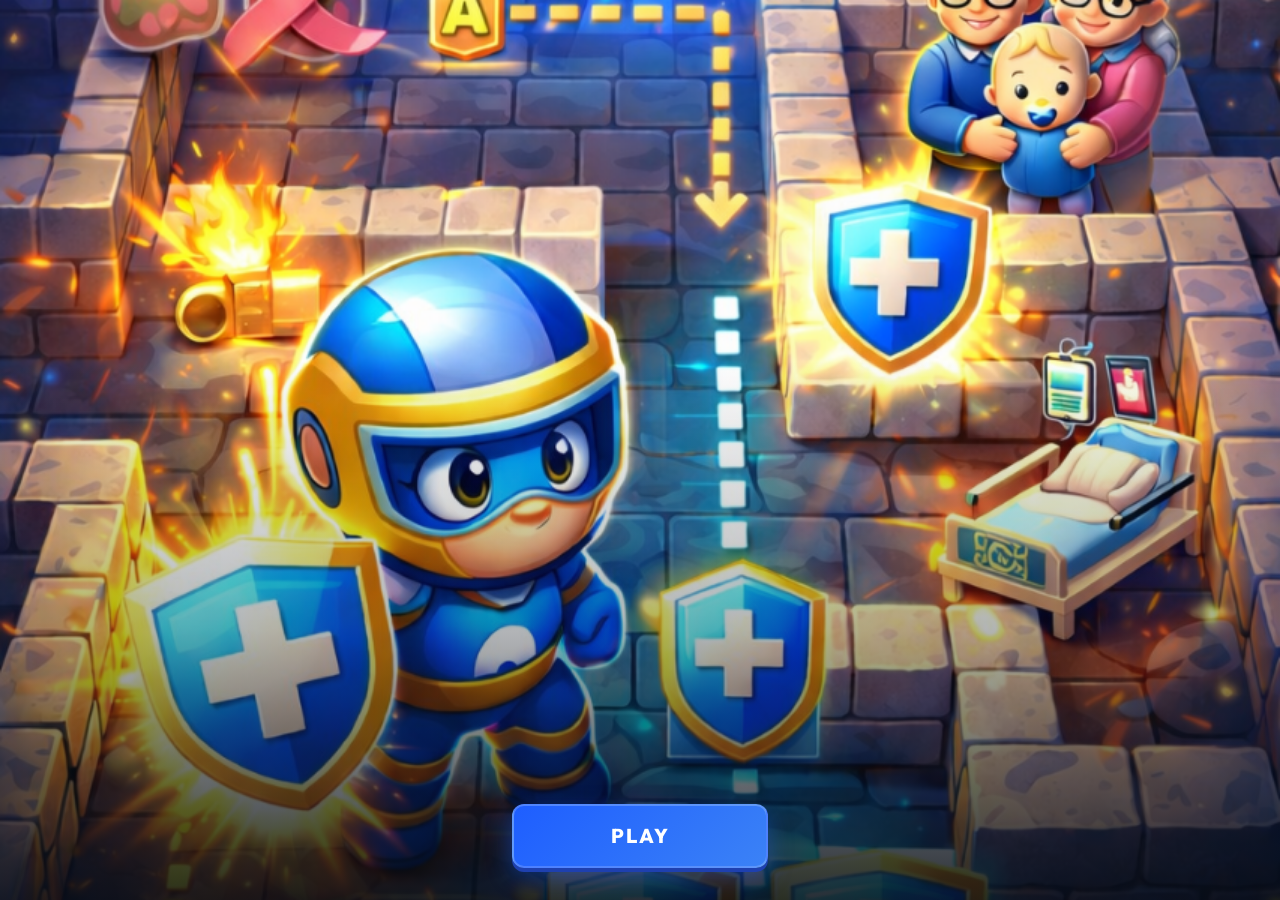
<file: angular-shell/src/assets/games/life-shield-bomber/index.html>
<!DOCTYPE html>
<html lang="en">

<head>
    <meta charset="UTF-8" />
    <meta name="viewport"
        content="width=device-width, initial-scale=1.0, maximum-scale=1.0, user-scalable=no, viewport-fit=cover" />
    <meta name="description"
        content="Life Shield Bomber – Powered by Bajaj Life Insurance. Eliminate financial risks and protect your future." />
    <title>Life Shield Bomber | Bajaj Life Insurance</title>
    <link rel="preconnect" href="https://fonts.googleapis.com" />
    <link rel="preconnect" href="https://fonts.gstatic.com" crossorigin />
    <link
        href="https://fonts.googleapis.com/css2?family=Inter:wght@400;500;600;700;800;900&family=Outfit:wght@400;500;600;700;800;900&display=swap"
        rel="stylesheet" />
  <script type="module" crossorigin src="./assets/index-OEzwYcu2.js"></script>
  <link rel="stylesheet" crossorigin href="./assets/index-DYlHCQWg.css">
</head>

<body>
    <div id="root"></div>
</body>

</html>
</file>
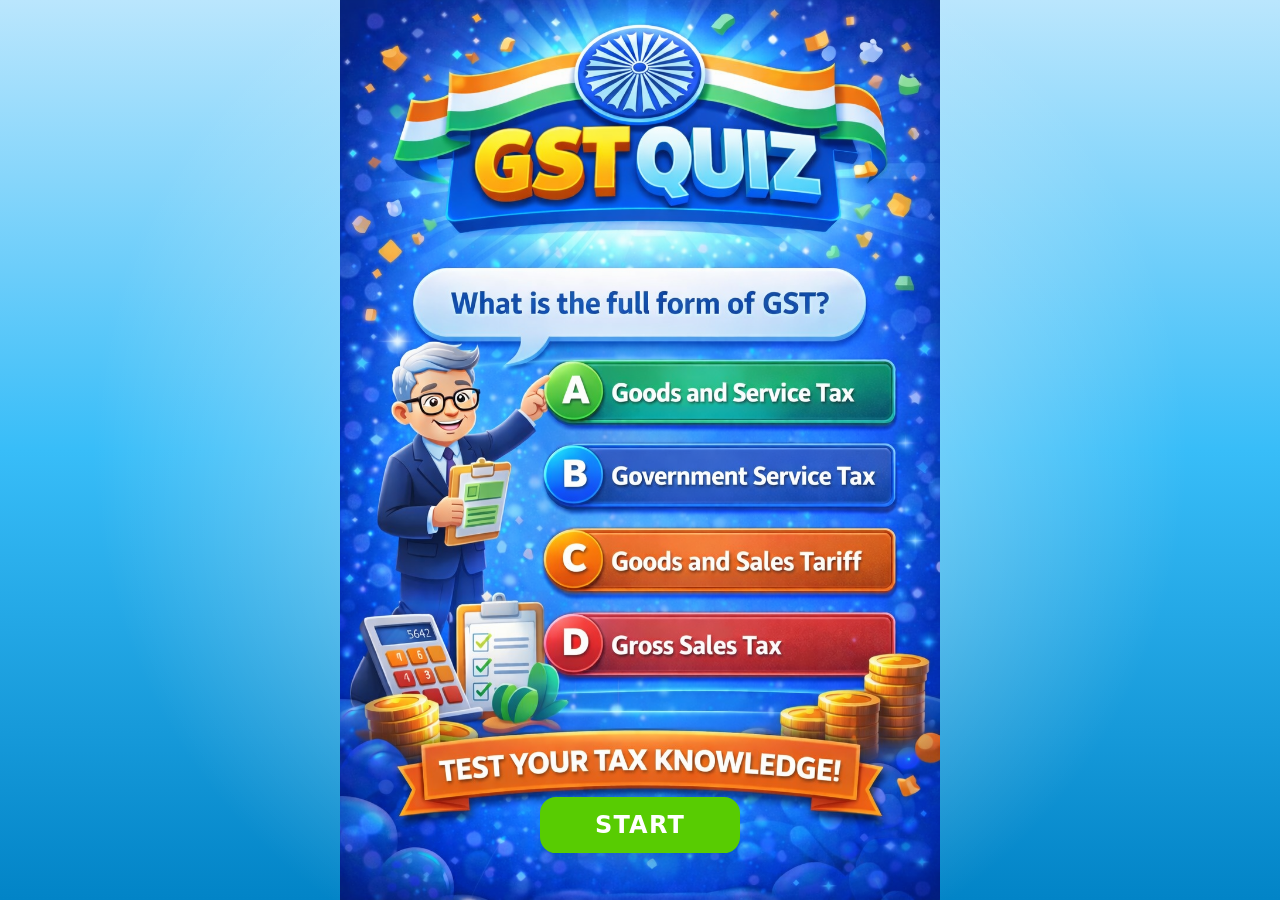
<file: angular-shell/src/assets/games/quiz-game/index.html>
<!doctype html>
<html lang="en">

<head>
  <meta charset="UTF-8" />
  <link rel="icon" type="image/svg+xml" href="./assets/bajaj.png" />
  <meta name="viewport" content="width=device-width, initial-scale=1.0" />
  <title>Bajaj Life Insurance GST Quiz</title>
  <script type="module" crossorigin src="./assets/index-HIUzMUzR.js"></script>
  <link rel="stylesheet" crossorigin href="./assets/index-C8EbC15l.css">
</head>

<body>
  <div id="root"></div>
</body>

</html>
</file>
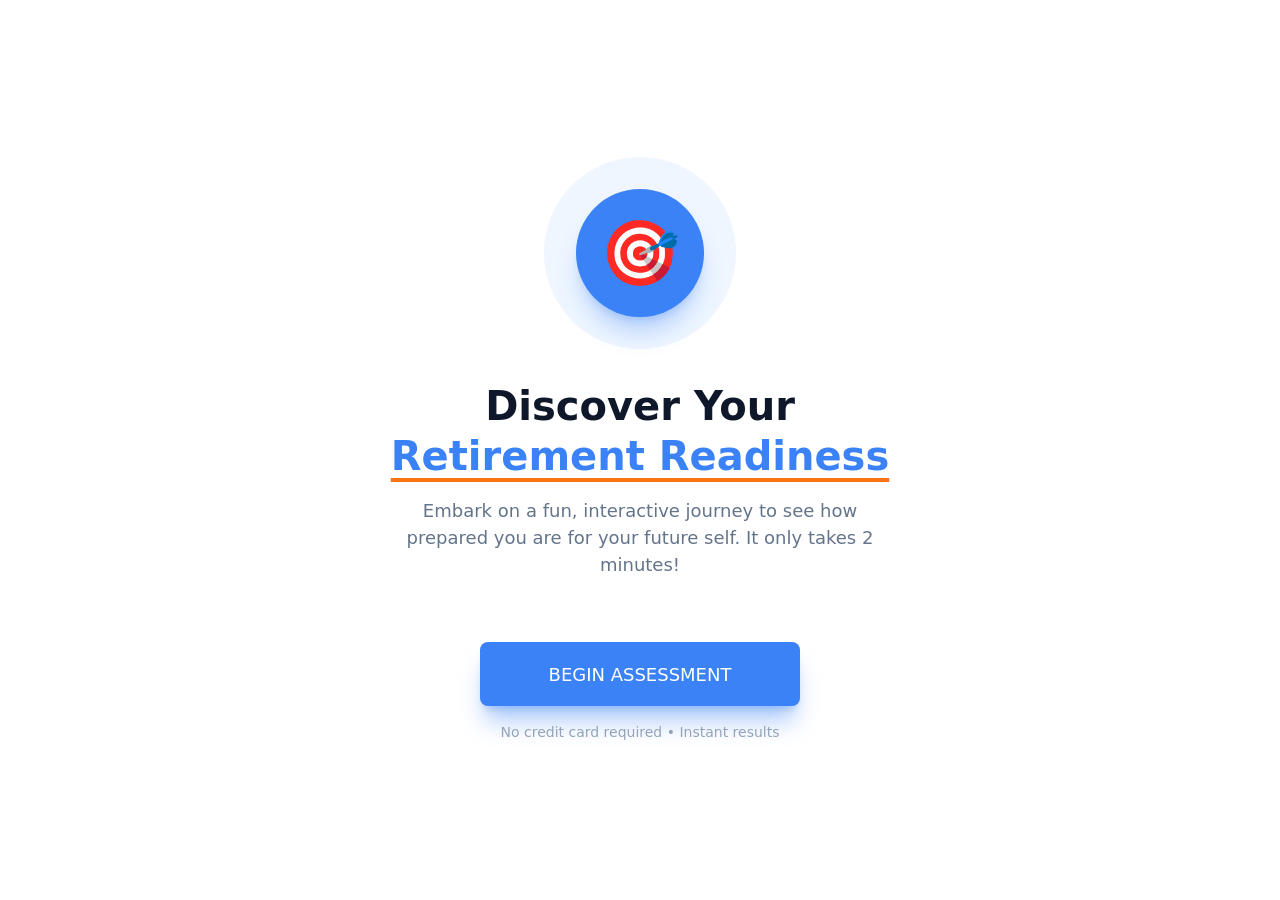
<file: angular-shell/src/assets/games/retirement-readiness-journey/index.html>
<!doctype html>
<html lang="en">
  <head>
    <meta charset="UTF-8" />
    <link rel="icon" type="image/svg+xml" href="/vite.svg" />
    <meta name="viewport" content="width=device-width, initial-scale=1.0" />
    <title>Retirement Readiness Journey</title>
    <meta name="description" content="A premium interactive financial assessment tool for your retirement readiness journey." />
    <script type="module" crossorigin src="./assets/index-Ckgb1EPf.js"></script>
    <link rel="stylesheet" crossorigin href="./assets/index-ssQpTJfI.css">
  </head>
  <body>
    <div id="root"></div>
  </body>
</html>
</file>
<file: angular-shell/src/assets/games/life-shield-bomber/assets/index-DYlHCQWg.css>
@import"https://fonts.googleapis.com/css2?family=Inter:wght@400;500;600;700;800;900&family=Outfit:wght@400;500;600;700;800;900&display=swap";*,:before,:after{--tw-border-spacing-x: 0;--tw-border-spacing-y: 0;--tw-translate-x: 0;--tw-translate-y: 0;--tw-rotate: 0;--tw-skew-x: 0;--tw-skew-y: 0;--tw-scale-x: 1;--tw-scale-y: 1;--tw-pan-x: ;--tw-pan-y: ;--tw-pinch-zoom: ;--tw-scroll-snap-strictness: proximity;--tw-gradient-from-position: ;--tw-gradient-via-position: ;--tw-gradient-to-position: ;--tw-ordinal: ;--tw-slashed-zero: ;--tw-numeric-figure: ;--tw-numeric-spacing: ;--tw-numeric-fraction: ;--tw-ring-inset: ;--tw-ring-offset-width: 0px;--tw-ring-offset-color: #fff;--tw-ring-color: rgb(59 130 246 / .5);--tw-ring-offset-shadow: 0 0 #0000;--tw-ring-shadow: 0 0 #0000;--tw-shadow: 0 0 #0000;--tw-shadow-colored: 0 0 #0000;--tw-blur: ;--tw-brightness: ;--tw-contrast: ;--tw-grayscale: ;--tw-hue-rotate: ;--tw-invert: ;--tw-saturate: ;--tw-sepia: ;--tw-drop-shadow: ;--tw-backdrop-blur: ;--tw-backdrop-brightness: ;--tw-backdrop-contrast: ;--tw-backdrop-grayscale: ;--tw-backdrop-hue-rotate: ;--tw-backdrop-invert: ;--tw-backdrop-opacity: ;--tw-backdrop-saturate: ;--tw-backdrop-sepia: ;--tw-contain-size: ;--tw-contain-layout: ;--tw-contain-paint: ;--tw-contain-style: }::backdrop{--tw-border-spacing-x: 0;--tw-border-spacing-y: 0;--tw-translate-x: 0;--tw-translate-y: 0;--tw-rotate: 0;--tw-skew-x: 0;--tw-skew-y: 0;--tw-scale-x: 1;--tw-scale-y: 1;--tw-pan-x: ;--tw-pan-y: ;--tw-pinch-zoom: ;--tw-scroll-snap-strictness: proximity;--tw-gradient-from-position: ;--tw-gradient-via-position: ;--tw-gradient-to-position: ;--tw-ordinal: ;--tw-slashed-zero: ;--tw-numeric-figure: ;--tw-numeric-spacing: ;--tw-numeric-fraction: ;--tw-ring-inset: ;--tw-ring-offset-width: 0px;--tw-ring-offset-color: #fff;--tw-ring-color: rgb(59 130 246 / .5);--tw-ring-offset-shadow: 0 0 #0000;--tw-ring-shadow: 0 0 #0000;--tw-shadow: 0 0 #0000;--tw-shadow-colored: 0 0 #0000;--tw-blur: ;--tw-brightness: ;--tw-contrast: ;--tw-grayscale: ;--tw-hue-rotate: ;--tw-invert: ;--tw-saturate: ;--tw-sepia: ;--tw-drop-shadow: ;--tw-backdrop-blur: ;--tw-backdrop-brightness: ;--tw-backdrop-contrast: ;--tw-backdrop-grayscale: ;--tw-backdrop-hue-rotate: ;--tw-backdrop-invert: ;--tw-backdrop-opacity: ;--tw-backdrop-saturate: ;--tw-backdrop-sepia: ;--tw-contain-size: ;--tw-contain-layout: ;--tw-contain-paint: ;--tw-contain-style: }*,:before,:after{box-sizing:border-box;border-width:0;border-style:solid;border-color:#e5e7eb}:before,:after{--tw-content: ""}html,:host{line-height:1.5;-webkit-text-size-adjust:100%;-moz-tab-size:4;-o-tab-size:4;tab-size:4;font-family:Inter,system-ui,sans-serif;font-feature-settings:normal;font-variation-settings:normal;-webkit-tap-highlight-color:transparent}body{margin:0;line-height:inherit}hr{height:0;color:inherit;border-top-width:1px}abbr:where([title]){-webkit-text-decoration:underline dotted;text-decoration:underline dotted}h1,h2,h3,h4,h5,h6{font-size:inherit;font-weight:inherit}a{color:inherit;text-decoration:inherit}b,strong{font-weight:bolder}code,kbd,samp,pre{font-family:ui-monospace,SFMono-Regular,Menlo,Monaco,Consolas,Liberation Mono,Courier New,monospace;font-feature-settings:normal;font-variation-settings:normal;font-size:1em}small{font-size:80%}sub,sup{font-size:75%;line-height:0;position:relative;vertical-align:baseline}sub{bottom:-.25em}sup{top:-.5em}table{text-indent:0;border-color:inherit;border-collapse:collapse}button,input,optgroup,select,textarea{font-family:inherit;font-feature-settings:inherit;font-variation-settings:inherit;font-size:100%;font-weight:inherit;line-height:inherit;letter-spacing:inherit;color:inherit;margin:0;padding:0}button,select{text-transform:none}button,input:where([type=button]),input:where([type=reset]),input:where([type=submit]){-webkit-appearance:button;background-color:transparent;background-image:none}:-moz-focusring{outline:auto}:-moz-ui-invalid{box-shadow:none}progress{vertical-align:baseline}::-webkit-inner-spin-button,::-webkit-outer-spin-button{height:auto}[type=search]{-webkit-appearance:textfield;outline-offset:-2px}::-webkit-search-decoration{-webkit-appearance:none}::-webkit-file-upload-button{-webkit-appearance:button;font:inherit}summary{display:list-item}blockquote,dl,dd,h1,h2,h3,h4,h5,h6,hr,figure,p,pre{margin:0}fieldset{margin:0;padding:0}legend{padding:0}ol,ul,menu{list-style:none;margin:0;padding:0}dialog{padding:0}textarea{resize:vertical}input::-moz-placeholder,textarea::-moz-placeholder{opacity:1;color:#9ca3af}input::placeholder,textarea::placeholder{opacity:1;color:#9ca3af}button,[role=button]{cursor:pointer}:disabled{cursor:default}img,svg,video,canvas,audio,iframe,embed,object{display:block;vertical-align:middle}img,video{max-width:100%;height:auto}[hidden]:where(:not([hidden=until-found])){display:none}.container{width:100%;margin-right:auto;margin-left:auto;padding-right:2rem;padding-left:2rem}@media(min-width:1400px){.container{max-width:1400px}}.pointer-events-none{pointer-events:none}.visible{visibility:visible}.fixed{position:fixed}.absolute{position:absolute}.relative{position:relative}.-inset-0\.5{top:-.125rem;right:-.125rem;bottom:-.125rem;left:-.125rem}.inset-0{top:0;right:0;bottom:0;left:0}.inset-\[0\.125rem\]{top:.125rem;right:.125rem;bottom:.125rem;left:.125rem}.inset-x-0{left:0;right:0}.-top-3{top:-.75rem}.bottom-0{bottom:0}.bottom-1{bottom:.25rem}.bottom-8{bottom:2rem}.bottom-\[-10\%\]{bottom:-10%}.left-0{left:0}.left-1\/2{left:50%}.left-\[20\%\]{left:20%}.right-3{right:.75rem}.right-4{right:1rem}.right-\[10\%\]{right:10%}.top-0{top:0}.top-1\/2{top:50%}.top-3{top:.75rem}.top-4{top:1rem}.top-\[-10\%\]{top:-10%}.-z-10{z-index:-10}.z-0{z-index:0}.z-10{z-index:10}.z-20{z-index:20}.z-30{z-index:30}.z-40{z-index:40}.z-50{z-index:50}.z-\[100\]{z-index:100}.z-\[110\]{z-index:110}.z-\[120\]{z-index:120}.z-\[200\]{z-index:200}.mx-auto{margin-left:auto;margin-right:auto}.-mt-\[12\%\]{margin-top:-12%}.mb-1{margin-bottom:.25rem}.mb-2{margin-bottom:.5rem}.mb-3{margin-bottom:.75rem}.mb-4{margin-bottom:1rem}.mb-6{margin-bottom:1.5rem}.ml-1{margin-left:.25rem}.mt-0\.5{margin-top:.125rem}.mt-2{margin-top:.5rem}.mt-3{margin-top:.75rem}.mt-4{margin-top:1rem}.mt-6{margin-top:1.5rem}.block{display:block}.inline{display:inline}.flex{display:flex}.\!grid{display:grid!important}.grid{display:grid}.hidden{display:none}.h-0{height:0px}.h-1{height:.25rem}.h-1\/2{height:50%}.h-10{height:2.5rem}.h-12{height:3rem}.h-14{height:3.5rem}.h-2{height:.5rem}.h-20{height:5rem}.h-28{height:7rem}.h-3\.5{height:.875rem}.h-4{height:1rem}.h-5{height:1.25rem}.h-6{height:1.5rem}.h-7{height:1.75rem}.h-8{height:2rem}.h-9{height:2.25rem}.h-\[0\.125rem\]{height:.125rem}.h-\[100dvh\]{height:100dvh}.h-\[1px\]{height:1px}.h-\[25rem\]{height:25rem}.h-\[31\.25rem\]{height:31.25rem}.h-\[4\.5rem\]{height:4.5rem}.h-\[80\%\]{height:80%}.h-auto{height:auto}.h-full{height:100%}.max-h-\[60vh\]{max-height:60vh}.min-h-0{min-height:0px}.w-1{width:.25rem}.w-1\/2{width:50%}.w-12{width:3rem}.w-14{width:3.5rem}.w-20{width:5rem}.w-28{width:7rem}.w-3\.5{width:.875rem}.w-4{width:1rem}.w-5{width:1.25rem}.w-6{width:1.5rem}.w-7{width:1.75rem}.w-8{width:2rem}.w-9{width:2.25rem}.w-\[1px\]{width:1px}.w-\[25rem\]{width:25rem}.w-\[31\.25rem\]{width:31.25rem}.w-\[4\.5rem\]{width:4.5rem}.w-\[80\%\]{width:80%}.w-full{width:100%}.min-w-0{min-width:0px}.max-w-\[16rem\]{max-width:16rem}.max-w-\[20rem\]{max-width:20rem}.max-w-\[240px\]{max-width:240px}.max-w-\[30rem\]{max-width:30rem}.max-w-\[500px\]{max-width:500px}.max-w-md{max-width:28rem}.max-w-sm{max-width:24rem}.flex-1{flex:1 1 0%}.shrink-0{flex-shrink:0}.-translate-x-1\/2{--tw-translate-x: -50%;transform:translate(var(--tw-translate-x),var(--tw-translate-y)) rotate(var(--tw-rotate)) skew(var(--tw-skew-x)) skewY(var(--tw-skew-y)) scaleX(var(--tw-scale-x)) scaleY(var(--tw-scale-y))}.-translate-y-1\/2{--tw-translate-y: -50%;transform:translate(var(--tw-translate-x),var(--tw-translate-y)) rotate(var(--tw-rotate)) skew(var(--tw-skew-x)) skewY(var(--tw-skew-y)) scaleX(var(--tw-scale-x)) scaleY(var(--tw-scale-y))}.rotate-45{--tw-rotate: 45deg;transform:translate(var(--tw-translate-x),var(--tw-translate-y)) rotate(var(--tw-rotate)) skew(var(--tw-skew-x)) skewY(var(--tw-skew-y)) scaleX(var(--tw-scale-x)) scaleY(var(--tw-scale-y))}.scale-110{--tw-scale-x: 1.1;--tw-scale-y: 1.1;transform:translate(var(--tw-translate-x),var(--tw-translate-y)) rotate(var(--tw-rotate)) skew(var(--tw-skew-x)) skewY(var(--tw-skew-y)) scaleX(var(--tw-scale-x)) scaleY(var(--tw-scale-y))}.scale-90{--tw-scale-x: .9;--tw-scale-y: .9;transform:translate(var(--tw-translate-x),var(--tw-translate-y)) rotate(var(--tw-rotate)) skew(var(--tw-skew-x)) skewY(var(--tw-skew-y)) scaleX(var(--tw-scale-x)) scaleY(var(--tw-scale-y))}.scale-\[1\.3\]{--tw-scale-x: 1.3;--tw-scale-y: 1.3;transform:translate(var(--tw-translate-x),var(--tw-translate-y)) rotate(var(--tw-rotate)) skew(var(--tw-skew-x)) skewY(var(--tw-skew-y)) scaleX(var(--tw-scale-x)) scaleY(var(--tw-scale-y))}.scale-x-110{--tw-scale-x: 1.1;transform:translate(var(--tw-translate-x),var(--tw-translate-y)) rotate(var(--tw-rotate)) skew(var(--tw-skew-x)) skewY(var(--tw-skew-y)) scaleX(var(--tw-scale-x)) scaleY(var(--tw-scale-y))}.transform{transform:translate(var(--tw-translate-x),var(--tw-translate-y)) rotate(var(--tw-rotate)) skew(var(--tw-skew-x)) skewY(var(--tw-skew-y)) scaleX(var(--tw-scale-x)) scaleY(var(--tw-scale-y))}@keyframes bounce{0%,to{transform:translateY(-25%);animation-timing-function:cubic-bezier(.8,0,1,1)}50%{transform:none;animation-timing-function:cubic-bezier(0,0,.2,1)}}.animate-bounce{animation:bounce 1s infinite}@keyframes pulse{50%{opacity:.5}}.animate-pulse{animation:pulse 2s cubic-bezier(.4,0,.6,1) infinite}@keyframes shake{0%,to{transform:translate(0)}20%{transform:translate(-.25rem)}40%{transform:translate(.25rem)}60%{transform:translate(-.125rem)}80%{transform:translate(.125rem)}}.animate-shake{animation:shake .3s ease-in-out}@keyframes spin{to{transform:rotate(360deg)}}.animate-spin{animation:spin 1s linear infinite}.cursor-pointer{cursor:pointer}.touch-none{touch-action:none}.select-none{-webkit-user-select:none;-moz-user-select:none;user-select:none}.resize{resize:both}.appearance-none{-webkit-appearance:none;-moz-appearance:none;appearance:none}.grid-cols-2{grid-template-columns:repeat(2,minmax(0,1fr))}.flex-col{flex-direction:column}.items-start{align-items:flex-start}.items-end{align-items:flex-end}.items-center{align-items:center}.justify-end{justify-content:flex-end}.justify-center{justify-content:center}.justify-between{justify-content:space-between}.gap-1{gap:.25rem}.gap-1\.5{gap:.375rem}.gap-2{gap:.5rem}.gap-3{gap:.75rem}.gap-5{gap:1.25rem}.gap-6{gap:1.5rem}.space-x-3>:not([hidden])~:not([hidden]){--tw-space-x-reverse: 0;margin-right:calc(.75rem * var(--tw-space-x-reverse));margin-left:calc(.75rem * calc(1 - var(--tw-space-x-reverse)))}.space-y-1>:not([hidden])~:not([hidden]){--tw-space-y-reverse: 0;margin-top:calc(.25rem * calc(1 - var(--tw-space-y-reverse)));margin-bottom:calc(.25rem * var(--tw-space-y-reverse))}.space-y-3>:not([hidden])~:not([hidden]){--tw-space-y-reverse: 0;margin-top:calc(.75rem * calc(1 - var(--tw-space-y-reverse)));margin-bottom:calc(.75rem * var(--tw-space-y-reverse))}.space-y-4>:not([hidden])~:not([hidden]){--tw-space-y-reverse: 0;margin-top:calc(1rem * calc(1 - var(--tw-space-y-reverse)));margin-bottom:calc(1rem * var(--tw-space-y-reverse))}.overflow-hidden{overflow:hidden}.overflow-visible{overflow:visible}.overflow-y-auto{overflow-y:auto}.whitespace-nowrap{white-space:nowrap}.rounded{border-radius:.25rem}.rounded-2xl{border-radius:1rem}.rounded-full{border-radius:9999px}.rounded-lg{border-radius:.5rem}.rounded-md{border-radius:.375rem}.rounded-sm{border-radius:.125rem}.rounded-xl{border-radius:.75rem}.border{border-width:1px}.border-2{border-width:2px}.border-4{border-width:4px}.border-\[0\.25rem\]{border-width:.25rem}.border-b{border-bottom-width:1px}.border-t{border-top-width:1px}.border-t-2{border-top-width:2px}.border-\[\#0066B2\]{--tw-border-opacity: 1;border-color:rgb(0 102 178 / var(--tw-border-opacity, 1))}.border-\[\#60A5FA\]{--tw-border-opacity: 1;border-color:rgb(96 165 250 / var(--tw-border-opacity, 1))}.border-bb-accent{--tw-border-opacity: 1;border-color:rgb(59 130 246 / var(--tw-border-opacity, 1))}.border-blue-500\/50{border-color:#3b82f680}.border-indigo-400\/50{border-color:#818cf880}.border-red-400{--tw-border-opacity: 1;border-color:rgb(248 113 113 / var(--tw-border-opacity, 1))}.border-red-500\/50{border-color:#ef444480}.border-slate-100{--tw-border-opacity: 1;border-color:rgb(241 245 249 / var(--tw-border-opacity, 1))}.border-slate-300{--tw-border-opacity: 1;border-color:rgb(203 213 225 / var(--tw-border-opacity, 1))}.border-white{--tw-border-opacity: 1;border-color:rgb(255 255 255 / var(--tw-border-opacity, 1))}.border-white\/10{border-color:#ffffff1a}.border-white\/15{border-color:#ffffff26}.border-white\/20{border-color:#fff3}.border-white\/5{border-color:#ffffff0d}.border-white\/50{border-color:#ffffff80}.border-t-transparent{border-top-color:transparent}.bg-\[\#0066B2\]{--tw-bg-opacity: 1;background-color:rgb(0 102 178 / var(--tw-bg-opacity, 1))}.bg-\[\#050B14\]{--tw-bg-opacity: 1;background-color:rgb(5 11 20 / var(--tw-bg-opacity, 1))}.bg-\[\#050B14\]\/95{background-color:#050b14f2}.bg-\[\#0a1529\]{--tw-bg-opacity: 1;background-color:rgb(10 21 41 / var(--tw-bg-opacity, 1))}.bg-\[\#0a1529\]\/50{background-color:#0a152980}.bg-\[\#0f172a\]{--tw-bg-opacity: 1;background-color:rgb(15 23 42 / var(--tw-bg-opacity, 1))}.bg-\[\#1e40af\]\/95{background-color:#1e40aff2}.bg-\[\#FF8C00\]{--tw-bg-opacity: 1;background-color:rgb(255 140 0 / var(--tw-bg-opacity, 1))}.bg-bb-deep{--tw-bg-opacity: 1;background-color:rgb(15 42 85 / var(--tw-bg-opacity, 1))}.bg-black\/10{background-color:#0000001a}.bg-black\/40{background-color:#0006}.bg-black\/60{background-color:#0009}.bg-black\/80{background-color:#000c}.bg-blue-600{--tw-bg-opacity: 1;background-color:rgb(37 99 235 / var(--tw-bg-opacity, 1))}.bg-blue-600\/10{background-color:#2563eb1a}.bg-red-50{--tw-bg-opacity: 1;background-color:rgb(254 242 242 / var(--tw-bg-opacity, 1))}.bg-red-500{--tw-bg-opacity: 1;background-color:rgb(239 68 68 / var(--tw-bg-opacity, 1))}.bg-red-500\/60{background-color:#ef444499}.bg-slate-100{--tw-bg-opacity: 1;background-color:rgb(241 245 249 / var(--tw-bg-opacity, 1))}.bg-slate-50{--tw-bg-opacity: 1;background-color:rgb(248 250 252 / var(--tw-bg-opacity, 1))}.bg-slate-900\/80{background-color:#0f172acc}.bg-slate-900\/90{background-color:#0f172ae6}.bg-teal-500\/10{background-color:#14b8a61a}.bg-white{--tw-bg-opacity: 1;background-color:rgb(255 255 255 / var(--tw-bg-opacity, 1))}.bg-white\/10{background-color:#ffffff1a}.bg-white\/5{background-color:#ffffff0d}.bg-white\/60{background-color:#fff9}.bg-\[radial-gradient\(circle_at_center\,transparent_50\%\,rgba\(239\,68\,68\,0\.2\)_100\%\)\]{background-image:radial-gradient(circle at center,transparent 50%,rgba(239,68,68,.2) 100%)}.bg-gradient-to-b{background-image:linear-gradient(to bottom,var(--tw-gradient-stops))}.bg-gradient-to-br{background-image:linear-gradient(to bottom right,var(--tw-gradient-stops))}.bg-gradient-to-r{background-image:linear-gradient(to right,var(--tw-gradient-stops))}.bg-gradient-to-t{background-image:linear-gradient(to top,var(--tw-gradient-stops))}.from-\[\#1e3a8a\]{--tw-gradient-from: #1e3a8a var(--tw-gradient-from-position);--tw-gradient-to: rgb(30 58 138 / 0) var(--tw-gradient-to-position);--tw-gradient-stops: var(--tw-gradient-from), var(--tw-gradient-to)}.from-\[\#60A5FA\]{--tw-gradient-from: #60A5FA var(--tw-gradient-from-position);--tw-gradient-to: rgb(96 165 250 / 0) var(--tw-gradient-to-position);--tw-gradient-stops: var(--tw-gradient-from), var(--tw-gradient-to)}.from-\[\#FF8C00\]{--tw-gradient-from: #FF8C00 var(--tw-gradient-from-position);--tw-gradient-to: rgb(255 140 0 / 0) var(--tw-gradient-to-position);--tw-gradient-stops: var(--tw-gradient-from), var(--tw-gradient-to)}.from-amber-400{--tw-gradient-from: #fbbf24 var(--tw-gradient-from-position);--tw-gradient-to: rgb(251 191 36 / 0) var(--tw-gradient-to-position);--tw-gradient-stops: var(--tw-gradient-from), var(--tw-gradient-to)}.from-amber-500{--tw-gradient-from: #f59e0b var(--tw-gradient-from-position);--tw-gradient-to: rgb(245 158 11 / 0) var(--tw-gradient-to-position);--tw-gradient-stops: var(--tw-gradient-from), var(--tw-gradient-to)}.from-black\/10{--tw-gradient-from: rgb(0 0 0 / .1) var(--tw-gradient-from-position);--tw-gradient-to: rgb(0 0 0 / 0) var(--tw-gradient-to-position);--tw-gradient-stops: var(--tw-gradient-from), var(--tw-gradient-to)}.from-blue-200{--tw-gradient-from: #bfdbfe var(--tw-gradient-from-position);--tw-gradient-to: rgb(191 219 254 / 0) var(--tw-gradient-to-position);--tw-gradient-stops: var(--tw-gradient-from), var(--tw-gradient-to)}.from-blue-400{--tw-gradient-from: #60a5fa var(--tw-gradient-from-position);--tw-gradient-to: rgb(96 165 250 / 0) var(--tw-gradient-to-position);--tw-gradient-stops: var(--tw-gradient-from), var(--tw-gradient-to)}.from-blue-500{--tw-gradient-from: #3b82f6 var(--tw-gradient-from-position);--tw-gradient-to: rgb(59 130 246 / 0) var(--tw-gradient-to-position);--tw-gradient-stops: var(--tw-gradient-from), var(--tw-gradient-to)}.from-blue-500\/20{--tw-gradient-from: rgb(59 130 246 / .2) var(--tw-gradient-from-position);--tw-gradient-to: rgb(59 130 246 / 0) var(--tw-gradient-to-position);--tw-gradient-stops: var(--tw-gradient-from), var(--tw-gradient-to)}.from-emerald-400{--tw-gradient-from: #34d399 var(--tw-gradient-from-position);--tw-gradient-to: rgb(52 211 153 / 0) var(--tw-gradient-to-position);--tw-gradient-stops: var(--tw-gradient-from), var(--tw-gradient-to)}.from-emerald-500{--tw-gradient-from: #10b981 var(--tw-gradient-from-position);--tw-gradient-to: rgb(16 185 129 / 0) var(--tw-gradient-to-position);--tw-gradient-stops: var(--tw-gradient-from), var(--tw-gradient-to)}.from-indigo-500{--tw-gradient-from: #6366f1 var(--tw-gradient-from-position);--tw-gradient-to: rgb(99 102 241 / 0) var(--tw-gradient-to-position);--tw-gradient-stops: var(--tw-gradient-from), var(--tw-gradient-to)}.via-\[\#3B82F6\]{--tw-gradient-to: rgb(59 130 246 / 0) var(--tw-gradient-to-position);--tw-gradient-stops: var(--tw-gradient-from), #3B82F6 var(--tw-gradient-via-position), var(--tw-gradient-to)}.via-blue-400{--tw-gradient-to: rgb(96 165 250 / 0) var(--tw-gradient-to-position);--tw-gradient-stops: var(--tw-gradient-from), #60a5fa var(--tw-gradient-via-position), var(--tw-gradient-to)}.to-\[\#0f172a\]{--tw-gradient-to: #0f172a var(--tw-gradient-to-position)}.to-\[\#1D4ED8\]{--tw-gradient-to: #1D4ED8 var(--tw-gradient-to-position)}.to-\[\#FF7000\]{--tw-gradient-to: #FF7000 var(--tw-gradient-to-position)}.to-amber-600{--tw-gradient-to: #d97706 var(--tw-gradient-to-position)}.to-blue-600{--tw-gradient-to: #2563eb var(--tw-gradient-to-position)}.to-blue-700\/20{--tw-gradient-to: rgb(29 78 216 / .2) var(--tw-gradient-to-position)}.to-cyan-500{--tw-gradient-to: #06b6d4 var(--tw-gradient-to-position)}.to-emerald-600{--tw-gradient-to: #059669 var(--tw-gradient-to-position)}.to-indigo-500{--tw-gradient-to: #6366f1 var(--tw-gradient-to-position)}.to-indigo-600{--tw-gradient-to: #4f46e5 var(--tw-gradient-to-position)}.to-orange-500{--tw-gradient-to: #f97316 var(--tw-gradient-to-position)}.to-purple-500{--tw-gradient-to: #a855f7 var(--tw-gradient-to-position)}.to-teal-500{--tw-gradient-to: #14b8a6 var(--tw-gradient-to-position)}.to-transparent{--tw-gradient-to: transparent var(--tw-gradient-to-position)}.bg-clip-text{-webkit-background-clip:text;background-clip:text}.fill-bb-gold{fill:#f59e0b}.fill-red-500{fill:#ef4444}.fill-white{fill:#fff}.fill-yellow-400{fill:#facc15}.stroke-\[3\]{stroke-width:3}.object-cover{-o-object-fit:cover;object-fit:cover}.object-center{-o-object-position:center;object-position:center}.p-1{padding:.25rem}.p-2{padding:.5rem}.p-4{padding:1rem}.p-5{padding:1.25rem}.p-6{padding:1.5rem}.px-2{padding-left:.5rem;padding-right:.5rem}.px-3{padding-left:.75rem;padding-right:.75rem}.px-4{padding-left:1rem;padding-right:1rem}.px-5{padding-left:1.25rem;padding-right:1.25rem}.px-6{padding-left:1.5rem;padding-right:1.5rem}.py-0\.5{padding-top:.125rem;padding-bottom:.125rem}.py-1\.5{padding-top:.375rem;padding-bottom:.375rem}.py-2{padding-top:.5rem;padding-bottom:.5rem}.py-2\.5{padding-top:.625rem;padding-bottom:.625rem}.py-3{padding-top:.75rem;padding-bottom:.75rem}.py-4{padding-top:1rem;padding-bottom:1rem}.py-6{padding-top:1.5rem;padding-bottom:1.5rem}.pb-2{padding-bottom:.5rem}.pb-32{padding-bottom:8rem}.pb-4{padding-bottom:1rem}.pb-8{padding-bottom:2rem}.pr-2{padding-right:.5rem}.pt-1{padding-top:.25rem}.pt-10{padding-top:2.5rem}.pt-2{padding-top:.5rem}.pt-3{padding-top:.75rem}.text-left{text-align:left}.text-center{text-align:center}.font-display{font-family:Outfit,Inter,system-ui,sans-serif}.text-2xl{font-size:1.5rem;line-height:2rem}.text-4xl{font-size:2.25rem;line-height:2.5rem}.text-5xl{font-size:3rem;line-height:1}.text-\[0\.5625rem\]{font-size:.5625rem}.text-\[0\.5rem\]{font-size:.5rem}.text-\[0\.625rem\]{font-size:.625rem}.text-\[0\.65rem\]{font-size:.65rem}.text-\[0\.6rem\]{font-size:.6rem}.text-\[0\.875rem\]{font-size:.875rem}.text-\[1\.2rem\]{font-size:1.2rem}.text-\[10px\]{font-size:10px}.text-base{font-size:1rem;line-height:1.5rem}.text-lg{font-size:1.125rem;line-height:1.75rem}.text-sm{font-size:.875rem;line-height:1.25rem}.text-xl{font-size:1.25rem;line-height:1.75rem}.text-xs{font-size:.75rem;line-height:1rem}.font-black{font-weight:900}.font-bold{font-weight:700}.font-extrabold{font-weight:800}.font-medium{font-weight:500}.font-semibold{font-weight:600}.uppercase{text-transform:uppercase}.italic{font-style:italic}.not-italic{font-style:normal}.tabular-nums{--tw-numeric-spacing: tabular-nums;font-variant-numeric:var(--tw-ordinal) var(--tw-slashed-zero) var(--tw-numeric-figure) var(--tw-numeric-spacing) var(--tw-numeric-fraction)}.leading-none{line-height:1}.leading-relaxed{line-height:1.625}.leading-tight{line-height:1.25}.tracking-\[0\.15em\]{letter-spacing:.15em}.tracking-\[0\.2em\]{letter-spacing:.2em}.tracking-tight{letter-spacing:-.025em}.tracking-tighter{letter-spacing:-.05em}.tracking-wide{letter-spacing:.025em}.tracking-wider{letter-spacing:.05em}.tracking-widest{letter-spacing:.1em}.text-\[\#0066B2\]{--tw-text-opacity: 1;color:rgb(0 102 178 / var(--tw-text-opacity, 1))}.text-\[\#FF8C00\]{--tw-text-opacity: 1;color:rgb(255 140 0 / var(--tw-text-opacity, 1))}.text-amber-400{--tw-text-opacity: 1;color:rgb(251 191 36 / var(--tw-text-opacity, 1))}.text-bb-gold{--tw-text-opacity: 1;color:rgb(245 158 11 / var(--tw-text-opacity, 1))}.text-blue-100\/60{color:#dbeafe99}.text-blue-200{--tw-text-opacity: 1;color:rgb(191 219 254 / var(--tw-text-opacity, 1))}.text-blue-200\/60{color:#bfdbfe99}.text-blue-200\/80{color:#bfdbfecc}.text-blue-300{--tw-text-opacity: 1;color:rgb(147 197 253 / var(--tw-text-opacity, 1))}.text-blue-300\/60{color:#93c5fd99}.text-blue-400{--tw-text-opacity: 1;color:rgb(96 165 250 / var(--tw-text-opacity, 1))}.text-blue-400\/40{color:#60a5fa66}.text-cyan-200{--tw-text-opacity: 1;color:rgb(165 243 252 / var(--tw-text-opacity, 1))}.text-emerald-400{--tw-text-opacity: 1;color:rgb(52 211 153 / var(--tw-text-opacity, 1))}.text-indigo-300{--tw-text-opacity: 1;color:rgb(165 180 252 / var(--tw-text-opacity, 1))}.text-red-400{--tw-text-opacity: 1;color:rgb(248 113 113 / var(--tw-text-opacity, 1))}.text-red-500{--tw-text-opacity: 1;color:rgb(239 68 68 / var(--tw-text-opacity, 1))}.text-slate-300{--tw-text-opacity: 1;color:rgb(203 213 225 / var(--tw-text-opacity, 1))}.text-slate-400{--tw-text-opacity: 1;color:rgb(148 163 184 / var(--tw-text-opacity, 1))}.text-slate-500{--tw-text-opacity: 1;color:rgb(100 116 139 / var(--tw-text-opacity, 1))}.text-slate-600{--tw-text-opacity: 1;color:rgb(71 85 105 / var(--tw-text-opacity, 1))}.text-slate-700{--tw-text-opacity: 1;color:rgb(51 65 85 / var(--tw-text-opacity, 1))}.text-slate-800{--tw-text-opacity: 1;color:rgb(30 41 59 / var(--tw-text-opacity, 1))}.text-transparent{color:transparent}.text-white{--tw-text-opacity: 1;color:rgb(255 255 255 / var(--tw-text-opacity, 1))}.text-white\/10{color:#ffffff1a}.text-white\/40{color:#fff6}.text-white\/50{color:#ffffff80}.text-white\/60{color:#fff9}.text-white\/70{color:#ffffffb3}.text-white\/80{color:#fffc}.text-white\/90{color:#ffffffe6}.text-yellow-200{--tw-text-opacity: 1;color:rgb(254 240 138 / var(--tw-text-opacity, 1))}.text-yellow-400{--tw-text-opacity: 1;color:rgb(250 204 21 / var(--tw-text-opacity, 1))}.accent-\[\#0066B2\]{accent-color:#0066B2}.opacity-0{opacity:0}.opacity-100{opacity:1}.opacity-15{opacity:.15}.opacity-20{opacity:.2}.opacity-30{opacity:.3}.opacity-40{opacity:.4}.opacity-50{opacity:.5}.opacity-60{opacity:.6}.opacity-70{opacity:.7}.opacity-90{opacity:.9}.shadow{--tw-shadow: 0 1px 3px 0 rgb(0 0 0 / .1), 0 1px 2px -1px rgb(0 0 0 / .1);--tw-shadow-colored: 0 1px 3px 0 var(--tw-shadow-color), 0 1px 2px -1px var(--tw-shadow-color);box-shadow:var(--tw-ring-offset-shadow, 0 0 #0000),var(--tw-ring-shadow, 0 0 #0000),var(--tw-shadow)}.shadow-2xl{--tw-shadow: 0 25px 50px -12px rgb(0 0 0 / .25);--tw-shadow-colored: 0 25px 50px -12px var(--tw-shadow-color);box-shadow:var(--tw-ring-offset-shadow, 0 0 #0000),var(--tw-ring-shadow, 0 0 #0000),var(--tw-shadow)}.shadow-\[0_0\.375rem_0_\#1e40af\,0_0\.9375rem_1\.25rem_rgba\(0\,0\,0\,0\.4\)\]{--tw-shadow: 0 .375rem 0 #1e40af,0 .9375rem 1.25rem rgba(0,0,0,.4);--tw-shadow-colored: 0 .375rem 0 var(--tw-shadow-color), 0 .9375rem 1.25rem var(--tw-shadow-color);box-shadow:var(--tw-ring-offset-shadow, 0 0 #0000),var(--tw-ring-shadow, 0 0 #0000),var(--tw-shadow)}.shadow-\[0_0_15px_rgba\(239\,68\,68\,0\.5\)\]{--tw-shadow: 0 0 15px rgba(239,68,68,.5);--tw-shadow-colored: 0 0 15px var(--tw-shadow-color);box-shadow:var(--tw-ring-offset-shadow, 0 0 #0000),var(--tw-ring-shadow, 0 0 #0000),var(--tw-shadow)}.shadow-\[0_0_15px_rgba\(59\,130\,246\,0\.4\)\]{--tw-shadow: 0 0 15px rgba(59,130,246,.4);--tw-shadow-colored: 0 0 15px var(--tw-shadow-color);box-shadow:var(--tw-ring-offset-shadow, 0 0 #0000),var(--tw-ring-shadow, 0 0 #0000),var(--tw-shadow)}.shadow-\[0_20px_50px_rgba\(0\,0\,0\,0\.5\)\]{--tw-shadow: 0 20px 50px rgba(0,0,0,.5);--tw-shadow-colored: 0 20px 50px var(--tw-shadow-color);box-shadow:var(--tw-ring-offset-shadow, 0 0 #0000),var(--tw-ring-shadow, 0 0 #0000),var(--tw-shadow)}.shadow-\[0_3px_0_\#00335C\]{--tw-shadow: 0 3px 0 #00335C;--tw-shadow-colored: 0 3px 0 var(--tw-shadow-color);box-shadow:var(--tw-ring-offset-shadow, 0 0 #0000),var(--tw-ring-shadow, 0 0 #0000),var(--tw-shadow)}.shadow-\[0_3px_0_\#993D00\]{--tw-shadow: 0 3px 0 #993D00;--tw-shadow-colored: 0 3px 0 var(--tw-shadow-color);box-shadow:var(--tw-ring-offset-shadow, 0 0 #0000),var(--tw-ring-shadow, 0 0 #0000),var(--tw-shadow)}.shadow-\[0_4px_0_\#993D00\]{--tw-shadow: 0 4px 0 #993D00;--tw-shadow-colored: 0 4px 0 var(--tw-shadow-color);box-shadow:var(--tw-ring-offset-shadow, 0 0 #0000),var(--tw-ring-shadow, 0 0 #0000),var(--tw-shadow)}.shadow-\[inset_0_0_1\.25rem_rgba\(59\,130\,246\,0\.2\)\]{--tw-shadow: inset 0 0 1.25rem rgba(59,130,246,.2);--tw-shadow-colored: inset 0 0 1.25rem var(--tw-shadow-color);box-shadow:var(--tw-ring-offset-shadow, 0 0 #0000),var(--tw-ring-shadow, 0 0 #0000),var(--tw-shadow)}.shadow-inner{--tw-shadow: inset 0 2px 4px 0 rgb(0 0 0 / .05);--tw-shadow-colored: inset 0 2px 4px 0 var(--tw-shadow-color);box-shadow:var(--tw-ring-offset-shadow, 0 0 #0000),var(--tw-ring-shadow, 0 0 #0000),var(--tw-shadow)}.shadow-lg{--tw-shadow: 0 10px 15px -3px rgb(0 0 0 / .1), 0 4px 6px -4px rgb(0 0 0 / .1);--tw-shadow-colored: 0 10px 15px -3px var(--tw-shadow-color), 0 4px 6px -4px var(--tw-shadow-color);box-shadow:var(--tw-ring-offset-shadow, 0 0 #0000),var(--tw-ring-shadow, 0 0 #0000),var(--tw-shadow)}.shadow-none{--tw-shadow: 0 0 #0000;--tw-shadow-colored: 0 0 #0000;box-shadow:var(--tw-ring-offset-shadow, 0 0 #0000),var(--tw-ring-shadow, 0 0 #0000),var(--tw-shadow)}.shadow-sm{--tw-shadow: 0 1px 2px 0 rgb(0 0 0 / .05);--tw-shadow-colored: 0 1px 2px 0 var(--tw-shadow-color);box-shadow:var(--tw-ring-offset-shadow, 0 0 #0000),var(--tw-ring-shadow, 0 0 #0000),var(--tw-shadow)}.shadow-xl{--tw-shadow: 0 20px 25px -5px rgb(0 0 0 / .1), 0 8px 10px -6px rgb(0 0 0 / .1);--tw-shadow-colored: 0 20px 25px -5px var(--tw-shadow-color), 0 8px 10px -6px var(--tw-shadow-color);box-shadow:var(--tw-ring-offset-shadow, 0 0 #0000),var(--tw-ring-shadow, 0 0 #0000),var(--tw-shadow)}.ring{--tw-ring-offset-shadow: var(--tw-ring-inset) 0 0 0 var(--tw-ring-offset-width) var(--tw-ring-offset-color);--tw-ring-shadow: var(--tw-ring-inset) 0 0 0 calc(3px + var(--tw-ring-offset-width)) var(--tw-ring-color);box-shadow:var(--tw-ring-offset-shadow),var(--tw-ring-shadow),var(--tw-shadow, 0 0 #0000)}.blur{--tw-blur: blur(8px);filter:var(--tw-blur) var(--tw-brightness) var(--tw-contrast) var(--tw-grayscale) var(--tw-hue-rotate) var(--tw-invert) var(--tw-saturate) var(--tw-sepia) var(--tw-drop-shadow)}.blur-\[0\.0625rem\]{--tw-blur: blur(.0625rem);filter:var(--tw-blur) var(--tw-brightness) var(--tw-contrast) var(--tw-grayscale) var(--tw-hue-rotate) var(--tw-invert) var(--tw-saturate) var(--tw-sepia) var(--tw-drop-shadow)}.blur-\[2px\]{--tw-blur: blur(2px);filter:var(--tw-blur) var(--tw-brightness) var(--tw-contrast) var(--tw-grayscale) var(--tw-hue-rotate) var(--tw-invert) var(--tw-saturate) var(--tw-sepia) var(--tw-drop-shadow)}.blur-\[4px\]{--tw-blur: blur(4px);filter:var(--tw-blur) var(--tw-brightness) var(--tw-contrast) var(--tw-grayscale) var(--tw-hue-rotate) var(--tw-invert) var(--tw-saturate) var(--tw-sepia) var(--tw-drop-shadow)}.blur-\[6\.25rem\]{--tw-blur: blur(6.25rem);filter:var(--tw-blur) var(--tw-brightness) var(--tw-contrast) var(--tw-grayscale) var(--tw-hue-rotate) var(--tw-invert) var(--tw-saturate) var(--tw-sepia) var(--tw-drop-shadow)}.blur-\[7\.5rem\]{--tw-blur: blur(7.5rem);filter:var(--tw-blur) var(--tw-brightness) var(--tw-contrast) var(--tw-grayscale) var(--tw-hue-rotate) var(--tw-invert) var(--tw-saturate) var(--tw-sepia) var(--tw-drop-shadow)}.drop-shadow-2xl{--tw-drop-shadow: drop-shadow(0 25px 25px rgb(0 0 0 / .15));filter:var(--tw-blur) var(--tw-brightness) var(--tw-contrast) var(--tw-grayscale) var(--tw-hue-rotate) var(--tw-invert) var(--tw-saturate) var(--tw-sepia) var(--tw-drop-shadow)}.drop-shadow-\[0_0\.25rem_0_rgba\(0\,0\,0\,0\.5\)\]{--tw-drop-shadow: drop-shadow(0 .25rem 0 rgba(0,0,0,.5));filter:var(--tw-blur) var(--tw-brightness) var(--tw-contrast) var(--tw-grayscale) var(--tw-hue-rotate) var(--tw-invert) var(--tw-saturate) var(--tw-sepia) var(--tw-drop-shadow)}.drop-shadow-\[0_0_10px_rgba\(251\,191\,36\,0\.3\)\]{--tw-drop-shadow: drop-shadow(0 0 10px rgba(251,191,36,.3));filter:var(--tw-blur) var(--tw-brightness) var(--tw-contrast) var(--tw-grayscale) var(--tw-hue-rotate) var(--tw-invert) var(--tw-saturate) var(--tw-sepia) var(--tw-drop-shadow)}.drop-shadow-\[0_0_10px_rgba\(59\,130\,246\,0\.8\)\]{--tw-drop-shadow: drop-shadow(0 0 10px rgba(59,130,246,.8));filter:var(--tw-blur) var(--tw-brightness) var(--tw-contrast) var(--tw-grayscale) var(--tw-hue-rotate) var(--tw-invert) var(--tw-saturate) var(--tw-sepia) var(--tw-drop-shadow)}.drop-shadow-\[0_0_8px_rgba\(239\,68\,68\,0\.6\)\]{--tw-drop-shadow: drop-shadow(0 0 8px rgba(239,68,68,.6));filter:var(--tw-blur) var(--tw-brightness) var(--tw-contrast) var(--tw-grayscale) var(--tw-hue-rotate) var(--tw-invert) var(--tw-saturate) var(--tw-sepia) var(--tw-drop-shadow)}.drop-shadow-\[0_2px_1px_rgba\(0\,0\,0\,0\.8\)\]{--tw-drop-shadow: drop-shadow(0 2px 1px rgba(0,0,0,.8));filter:var(--tw-blur) var(--tw-brightness) var(--tw-contrast) var(--tw-grayscale) var(--tw-hue-rotate) var(--tw-invert) var(--tw-saturate) var(--tw-sepia) var(--tw-drop-shadow)}.drop-shadow-lg{--tw-drop-shadow: drop-shadow(0 10px 8px rgb(0 0 0 / .04)) drop-shadow(0 4px 3px rgb(0 0 0 / .1));filter:var(--tw-blur) var(--tw-brightness) var(--tw-contrast) var(--tw-grayscale) var(--tw-hue-rotate) var(--tw-invert) var(--tw-saturate) var(--tw-sepia) var(--tw-drop-shadow)}.drop-shadow-md{--tw-drop-shadow: drop-shadow(0 4px 3px rgb(0 0 0 / .07)) drop-shadow(0 2px 2px rgb(0 0 0 / .06));filter:var(--tw-blur) var(--tw-brightness) var(--tw-contrast) var(--tw-grayscale) var(--tw-hue-rotate) var(--tw-invert) var(--tw-saturate) var(--tw-sepia) var(--tw-drop-shadow)}.drop-shadow-xl{--tw-drop-shadow: drop-shadow(0 20px 13px rgb(0 0 0 / .03)) drop-shadow(0 8px 5px rgb(0 0 0 / .08));filter:var(--tw-blur) var(--tw-brightness) var(--tw-contrast) var(--tw-grayscale) var(--tw-hue-rotate) var(--tw-invert) var(--tw-saturate) var(--tw-sepia) var(--tw-drop-shadow)}.grayscale{--tw-grayscale: grayscale(100%);filter:var(--tw-blur) var(--tw-brightness) var(--tw-contrast) var(--tw-grayscale) var(--tw-hue-rotate) var(--tw-invert) var(--tw-saturate) var(--tw-sepia) var(--tw-drop-shadow)}.filter{filter:var(--tw-blur) var(--tw-brightness) var(--tw-contrast) var(--tw-grayscale) var(--tw-hue-rotate) var(--tw-invert) var(--tw-saturate) var(--tw-sepia) var(--tw-drop-shadow)}.backdrop-blur-md{--tw-backdrop-blur: blur(12px);-webkit-backdrop-filter:var(--tw-backdrop-blur) var(--tw-backdrop-brightness) var(--tw-backdrop-contrast) var(--tw-backdrop-grayscale) var(--tw-backdrop-hue-rotate) var(--tw-backdrop-invert) var(--tw-backdrop-opacity) var(--tw-backdrop-saturate) var(--tw-backdrop-sepia);backdrop-filter:var(--tw-backdrop-blur) var(--tw-backdrop-brightness) var(--tw-backdrop-contrast) var(--tw-backdrop-grayscale) var(--tw-backdrop-hue-rotate) var(--tw-backdrop-invert) var(--tw-backdrop-opacity) var(--tw-backdrop-saturate) var(--tw-backdrop-sepia)}.backdrop-blur-sm{--tw-backdrop-blur: blur(4px);-webkit-backdrop-filter:var(--tw-backdrop-blur) var(--tw-backdrop-brightness) var(--tw-backdrop-contrast) var(--tw-backdrop-grayscale) var(--tw-backdrop-hue-rotate) var(--tw-backdrop-invert) var(--tw-backdrop-opacity) var(--tw-backdrop-saturate) var(--tw-backdrop-sepia);backdrop-filter:var(--tw-backdrop-blur) var(--tw-backdrop-brightness) var(--tw-backdrop-contrast) var(--tw-backdrop-grayscale) var(--tw-backdrop-hue-rotate) var(--tw-backdrop-invert) var(--tw-backdrop-opacity) var(--tw-backdrop-saturate) var(--tw-backdrop-sepia)}.backdrop-blur-xl{--tw-backdrop-blur: blur(24px);-webkit-backdrop-filter:var(--tw-backdrop-blur) var(--tw-backdrop-brightness) var(--tw-backdrop-contrast) var(--tw-backdrop-grayscale) var(--tw-backdrop-hue-rotate) var(--tw-backdrop-invert) var(--tw-backdrop-opacity) var(--tw-backdrop-saturate) var(--tw-backdrop-sepia);backdrop-filter:var(--tw-backdrop-blur) var(--tw-backdrop-brightness) var(--tw-backdrop-contrast) var(--tw-backdrop-grayscale) var(--tw-backdrop-hue-rotate) var(--tw-backdrop-invert) var(--tw-backdrop-opacity) var(--tw-backdrop-saturate) var(--tw-backdrop-sepia)}.transition{transition-property:color,background-color,border-color,text-decoration-color,fill,stroke,opacity,box-shadow,transform,filter,backdrop-filter;transition-timing-function:cubic-bezier(.4,0,.2,1);transition-duration:.15s}.transition-all{transition-property:all;transition-timing-function:cubic-bezier(.4,0,.2,1);transition-duration:.15s}.transition-colors{transition-property:color,background-color,border-color,text-decoration-color,fill,stroke;transition-timing-function:cubic-bezier(.4,0,.2,1);transition-duration:.15s}.transition-opacity{transition-property:opacity;transition-timing-function:cubic-bezier(.4,0,.2,1);transition-duration:.15s}.transition-transform{transition-property:transform;transition-timing-function:cubic-bezier(.4,0,.2,1);transition-duration:.15s}.duration-300{transition-duration:.3s}.duration-500{transition-duration:.5s}.ease-in-out{transition-timing-function:cubic-bezier(.4,0,.2,1)}*,*:before,*:after{box-sizing:border-box}html,body,#root{margin:0;padding:0;width:100%;min-height:100dvh;overflow-x:hidden;background:radial-gradient(circle at 50% 30%,#0f2a55,#081c3a 80%,#051421);font-family:Inter,system-ui,sans-serif;color:#fff;-webkit-font-smoothing:antialiased;-moz-osx-font-smoothing:grayscale;-webkit-tap-highlight-color:transparent;touch-action:manipulation}.glass-panel{background:#ffffff0a;backdrop-filter:blur(1rem);-webkit-backdrop-filter:blur(1rem);border:.0625rem solid rgba(255,255,255,.08);box-shadow:0 .5rem 2rem #0000005c;border-radius:.75rem}.glass-header{background:#081c3a99;-webkit-backdrop-filter:blur(.75rem);backdrop-filter:blur(.75rem);border-bottom:.0625rem solid rgba(59,130,246,.15);box-shadow:0 .25rem 1.25rem #0006}.bomber-grid{display:grid;gap:.125rem;background:#0f2a5566;border-radius:1rem;overflow:hidden;padding:.25rem;box-shadow:0 0 2rem #1e5eff26,inset 0 0 1rem #0000004d}.grid-cell{aspect-ratio:1;display:flex;align-items:center;justify-content:center;position:relative;transition:all .2s cubic-bezier(.4,0,.2,1);border-radius:.25rem}.cell-floor{background:#ffffff05;box-shadow:inset 0 0 .5rem #0000001a}.cell-floor:hover{background:#ffffff0d}.cell-wall{background:linear-gradient(135deg,#1e3a8a,#172554);border:.125rem solid rgba(59,130,246,.3);box-shadow:0 .25rem .5rem #0000004d,inset 0 1px 1px #fff3}.cell-risk{background:#ffffff08;border:.0625rem solid rgba(251,191,36,.25);box-shadow:inset 0 0 .5rem #fbbf2414}.cell-exit{background:linear-gradient(135deg,#065f46,#064e3b);border:.125rem solid #10b981;box-shadow:0 0 1.5rem #10b98166}@keyframes pop-in{0%{transform:scale(.8) translateY(10px);opacity:0}to{transform:scale(1) translateY(0);opacity:1}}.animate-pop-in{animation:pop-in .3s cubic-bezier(.34,1.56,.64,1) forwards}@keyframes bomb-pulse{0%{transform:scale(1);filter:brightness(1)}50%{transform:scale(1.15);filter:brightness(1.3) drop-shadow(0 0 8px rgba(239,68,68,.8))}to{transform:scale(1);filter:brightness(1)}}.animate-bomb-pulse{animation:bomb-pulse .6s infinite ease-in-out}.explosion-effect{position:absolute;top:-10%;right:-10%;bottom:-10%;left:-10%;border-radius:.25rem;background:radial-gradient(circle,#fbbf24 0%,#ef4444 60%,transparent 100%);animation:explode .5s ease-out forwards;pointer-events:none;z-index:20}@keyframes explode{0%{transform:scale(.1);opacity:1}50%{transform:scale(1.2);opacity:.8}to{transform:scale(1.5);opacity:0}}.float-point{position:absolute;font-family:Outfit,sans-serif;font-size:1rem;font-weight:900;color:#fbbf24;text-shadow:0 2px 4px rgba(0,0,0,.5),0 0 10px rgba(251,191,36,.6);pointer-events:none;z-index:60;animation:float-up .8s cubic-bezier(.18,.89,.32,1.28) forwards}@keyframes float-up{0%{transform:translateY(0) scale(.5);opacity:0}50%{transform:translateY(-20px) scale(1.2);opacity:1}to{transform:translateY(-40px) scale(1);opacity:0}}.bg-cinematic:before{content:"";position:absolute;top:-50%;left:-50%;width:200%;height:200%;background:radial-gradient(circle at center,rgba(59,130,246,.03) 0%,transparent 60%);z-index:0;pointer-events:none}.grid-texture{background-size:2.5rem 2.5rem;background-image:linear-gradient(to right,rgba(255,255,255,.02) .0625rem,transparent .0625rem),linear-gradient(to bottom,rgba(255,255,255,.02) .0625rem,transparent .0625rem);-webkit-mask-image:radial-gradient(circle at center,black 40%,transparent 90%);mask-image:radial-gradient(circle at center,black 40%,transparent 90%)}.dpad-btn{width:3rem;height:3rem;display:flex;align-items:center;justify-content:center;border-radius:.5rem;background:#ffffff0f;border:.0625rem solid rgba(59,130,246,.25);color:#ffffffb3;transition:all .1s ease;-webkit-tap-highlight-color:transparent;touch-action:manipulation;-webkit-user-select:none;-moz-user-select:none;user-select:none}.dpad-btn:active{background:#3b82f64d;border-color:#3b82f680;transform:scale(.92);color:#fff}.bomb-btn{width:3.5rem;height:3.5rem;display:flex;align-items:center;justify-content:center;border-radius:50%;background:linear-gradient(135deg,#1e5eff80,#3b82f64d);border:.125rem solid rgba(59,130,246,.6);color:#fff;font-weight:800;font-size:1.25rem;box-shadow:0 .25rem #1e40af,0 .25rem 1rem #1e5eff4d;transition:all .1s ease;-webkit-tap-highlight-color:transparent;touch-action:manipulation;-webkit-user-select:none;-moz-user-select:none;user-select:none}.bomb-btn:active{transform:translateY(.125rem);box-shadow:0 .125rem #1e40af,0 .125rem .5rem #1e5eff4d}.custom-scrollbar::-webkit-scrollbar{width:.25rem}.custom-scrollbar::-webkit-scrollbar-track{background:transparent}.custom-scrollbar::-webkit-scrollbar-thumb{background:#ffffff26;border-radius:.5rem}.placeholder\:text-slate-300::-moz-placeholder{--tw-text-opacity: 1;color:rgb(203 213 225 / var(--tw-text-opacity, 1))}.placeholder\:text-slate-300::placeholder{--tw-text-opacity: 1;color:rgb(203 213 225 / var(--tw-text-opacity, 1))}.last\:border-b-0:last-child{border-bottom-width:0px}.checked\:border-\[\#0066B2\]:checked{--tw-border-opacity: 1;border-color:rgb(0 102 178 / var(--tw-border-opacity, 1))}.checked\:bg-\[\#0066B2\]:checked{--tw-bg-opacity: 1;background-color:rgb(0 102 178 / var(--tw-bg-opacity, 1))}.hover\:scale-105:hover{--tw-scale-x: 1.05;--tw-scale-y: 1.05;transform:translate(var(--tw-translate-x),var(--tw-translate-y)) rotate(var(--tw-rotate)) skew(var(--tw-skew-x)) skewY(var(--tw-skew-y)) scaleX(var(--tw-scale-x)) scaleY(var(--tw-scale-y))}.hover\:scale-\[1\.02\]:hover{--tw-scale-x: 1.02;--tw-scale-y: 1.02;transform:translate(var(--tw-translate-x),var(--tw-translate-y)) rotate(var(--tw-rotate)) skew(var(--tw-skew-x)) skewY(var(--tw-skew-y)) scaleX(var(--tw-scale-x)) scaleY(var(--tw-scale-y))}.hover\:border-\[\#0066B2\]:hover{--tw-border-opacity: 1;border-color:rgb(0 102 178 / var(--tw-border-opacity, 1))}.hover\:bg-\[\#004C85\]:hover{--tw-bg-opacity: 1;background-color:rgb(0 76 133 / var(--tw-bg-opacity, 1))}.hover\:bg-\[\#FF7000\]:hover{--tw-bg-opacity: 1;background-color:rgb(255 112 0 / var(--tw-bg-opacity, 1))}.hover\:bg-blue-700:hover{--tw-bg-opacity: 1;background-color:rgb(29 78 216 / var(--tw-bg-opacity, 1))}.hover\:bg-white\/10:hover{background-color:#ffffff1a}.hover\:bg-white\/20:hover{background-color:#fff3}.hover\:from-\[\#FF7000\]:hover{--tw-gradient-from: #FF7000 var(--tw-gradient-from-position);--tw-gradient-to: rgb(255 112 0 / 0) var(--tw-gradient-to-position);--tw-gradient-stops: var(--tw-gradient-from), var(--tw-gradient-to)}.hover\:to-\[\#E65C00\]:hover{--tw-gradient-to: #E65C00 var(--tw-gradient-to-position)}.hover\:text-slate-500:hover{--tw-text-opacity: 1;color:rgb(100 116 139 / var(--tw-text-opacity, 1))}.hover\:text-slate-600:hover{--tw-text-opacity: 1;color:rgb(71 85 105 / var(--tw-text-opacity, 1))}.hover\:text-white:hover{--tw-text-opacity: 1;color:rgb(255 255 255 / var(--tw-text-opacity, 1))}.hover\:underline:hover{text-decoration-line:underline}.hover\:shadow-\[0_0\.5rem_0_\#1e40af\,0_1\.25rem_1\.5625rem_rgba\(0\,0\,0\,0\.4\)\]:hover{--tw-shadow: 0 .5rem 0 #1e40af,0 1.25rem 1.5625rem rgba(0,0,0,.4);--tw-shadow-colored: 0 .5rem 0 var(--tw-shadow-color), 0 1.25rem 1.5625rem var(--tw-shadow-color);box-shadow:var(--tw-ring-offset-shadow, 0 0 #0000),var(--tw-ring-shadow, 0 0 #0000),var(--tw-shadow)}.hover\:shadow-xl:hover{--tw-shadow: 0 20px 25px -5px rgb(0 0 0 / .1), 0 8px 10px -6px rgb(0 0 0 / .1);--tw-shadow-colored: 0 20px 25px -5px var(--tw-shadow-color), 0 8px 10px -6px var(--tw-shadow-color);box-shadow:var(--tw-ring-offset-shadow, 0 0 #0000),var(--tw-ring-shadow, 0 0 #0000),var(--tw-shadow)}.focus\:border-\[\#0066B2\]:focus{--tw-border-opacity: 1;border-color:rgb(0 102 178 / var(--tw-border-opacity, 1))}.focus\:border-red-500:focus{--tw-border-opacity: 1;border-color:rgb(239 68 68 / var(--tw-border-opacity, 1))}.focus\:outline-none:focus{outline:2px solid transparent;outline-offset:2px}.focus\:ring-2:focus{--tw-ring-offset-shadow: var(--tw-ring-inset) 0 0 0 var(--tw-ring-offset-width) var(--tw-ring-offset-color);--tw-ring-shadow: var(--tw-ring-inset) 0 0 0 calc(2px + var(--tw-ring-offset-width)) var(--tw-ring-color);box-shadow:var(--tw-ring-offset-shadow),var(--tw-ring-shadow),var(--tw-shadow, 0 0 #0000)}.focus\:ring-4:focus{--tw-ring-offset-shadow: var(--tw-ring-inset) 0 0 0 var(--tw-ring-offset-width) var(--tw-ring-offset-color);--tw-ring-shadow: var(--tw-ring-inset) 0 0 0 calc(4px + var(--tw-ring-offset-width)) var(--tw-ring-color);box-shadow:var(--tw-ring-offset-shadow),var(--tw-ring-shadow),var(--tw-shadow, 0 0 #0000)}.focus\:ring-\[\#0066B2\]\/10:focus{--tw-ring-color: rgb(0 102 178 / .1)}.focus\:ring-blue-100:focus{--tw-ring-opacity: 1;--tw-ring-color: rgb(219 234 254 / var(--tw-ring-opacity, 1))}.active\:translate-y-1:active{--tw-translate-y: .25rem;transform:translate(var(--tw-translate-x),var(--tw-translate-y)) rotate(var(--tw-rotate)) skew(var(--tw-skew-x)) skewY(var(--tw-skew-y)) scaleX(var(--tw-scale-x)) scaleY(var(--tw-scale-y))}.active\:translate-y-\[0\.0625rem\]:active{--tw-translate-y: .0625rem;transform:translate(var(--tw-translate-x),var(--tw-translate-y)) rotate(var(--tw-rotate)) skew(var(--tw-skew-x)) skewY(var(--tw-skew-y)) scaleX(var(--tw-scale-x)) scaleY(var(--tw-scale-y))}.active\:scale-95:active{--tw-scale-x: .95;--tw-scale-y: .95;transform:translate(var(--tw-translate-x),var(--tw-translate-y)) rotate(var(--tw-rotate)) skew(var(--tw-skew-x)) skewY(var(--tw-skew-y)) scaleX(var(--tw-scale-x)) scaleY(var(--tw-scale-y))}.active\:scale-\[0\.97\]:active{--tw-scale-x: .97;--tw-scale-y: .97;transform:translate(var(--tw-translate-x),var(--tw-translate-y)) rotate(var(--tw-rotate)) skew(var(--tw-skew-x)) skewY(var(--tw-skew-y)) scaleX(var(--tw-scale-x)) scaleY(var(--tw-scale-y))}.active\:scale-\[0\.98\]:active{--tw-scale-x: .98;--tw-scale-y: .98;transform:translate(var(--tw-translate-x),var(--tw-translate-y)) rotate(var(--tw-rotate)) skew(var(--tw-skew-x)) skewY(var(--tw-skew-y)) scaleX(var(--tw-scale-x)) scaleY(var(--tw-scale-y))}.active\:shadow-\[0_0\.125rem_0_\#1e40af\]:active{--tw-shadow: 0 .125rem 0 #1e40af;--tw-shadow-colored: 0 .125rem 0 var(--tw-shadow-color);box-shadow:var(--tw-ring-offset-shadow, 0 0 #0000),var(--tw-ring-shadow, 0 0 #0000),var(--tw-shadow)}.active\:shadow-none:active{--tw-shadow: 0 0 #0000;--tw-shadow-colored: 0 0 #0000;box-shadow:var(--tw-ring-offset-shadow, 0 0 #0000),var(--tw-ring-shadow, 0 0 #0000),var(--tw-shadow)}.disabled\:cursor-not-allowed:disabled{cursor:not-allowed}.disabled\:opacity-50:disabled{opacity:.5}.disabled\:opacity-60:disabled{opacity:.6}.peer:checked~.peer-checked\:opacity-100{opacity:1}@media(min-width:375px){.min-\[375px\]\:mb-4{margin-bottom:1rem}.min-\[375px\]\:mb-6{margin-bottom:1.5rem}.min-\[375px\]\:h-16{height:4rem}.min-\[375px\]\:h-6{height:1.5rem}.min-\[375px\]\:w-16{width:4rem}.min-\[375px\]\:w-6{width:1.5rem}.min-\[375px\]\:max-w-\[21\.25rem\]{max-width:21.25rem}.min-\[375px\]\:space-y-1\.5>:not([hidden])~:not([hidden]){--tw-space-y-reverse: 0;margin-top:calc(.375rem * calc(1 - var(--tw-space-y-reverse)));margin-bottom:calc(.375rem * var(--tw-space-y-reverse))}.min-\[375px\]\:space-y-4>:not([hidden])~:not([hidden]){--tw-space-y-reverse: 0;margin-top:calc(1rem * calc(1 - var(--tw-space-y-reverse)));margin-bottom:calc(1rem * var(--tw-space-y-reverse))}.min-\[375px\]\:p-6{padding:1.5rem}.min-\[375px\]\:px-4{padding-left:1rem;padding-right:1rem}.min-\[375px\]\:py-3{padding-top:.75rem;padding-bottom:.75rem}.min-\[375px\]\:text-3xl{font-size:1.875rem;line-height:2.25rem}.min-\[375px\]\:text-\[0\.625rem\]{font-size:.625rem}.min-\[375px\]\:text-base{font-size:1rem;line-height:1.5rem}.min-\[375px\]\:text-sm{font-size:.875rem;line-height:1.25rem}.min-\[375px\]\:text-xl{font-size:1.25rem;line-height:1.75rem}}@media(min-width:640px){.sm\:h-20{height:5rem}.sm\:w-20{width:5rem}.sm\:max-w-\[280px\]{max-width:280px}.sm\:space-y-4>:not([hidden])~:not([hidden]){--tw-space-y-reverse: 0;margin-top:calc(1rem * calc(1 - var(--tw-space-y-reverse)));margin-bottom:calc(1rem * var(--tw-space-y-reverse))}.sm\:border-\[0\.375rem\]{border-width:.375rem}.sm\:py-3\.5{padding-top:.875rem;padding-bottom:.875rem}.sm\:py-4{padding-top:1rem;padding-bottom:1rem}.sm\:text-2xl{font-size:1.5rem;line-height:2rem}.sm\:text-3xl{font-size:1.875rem;line-height:2.25rem}.sm\:text-4xl{font-size:2.25rem;line-height:2.5rem}.sm\:text-6xl{font-size:3.75rem;line-height:1}.sm\:text-base{font-size:1rem;line-height:1.5rem}.sm\:text-lg{font-size:1.125rem;line-height:1.75rem}.sm\:text-sm{font-size:.875rem;line-height:1.25rem}.sm\:text-xs{font-size:.75rem;line-height:1rem}}
</file>
<file: angular-shell/src/assets/games/quiz-game/assets/index-C8EbC15l.css>
*,:before,:after{--tw-border-spacing-x: 0;--tw-border-spacing-y: 0;--tw-translate-x: 0;--tw-translate-y: 0;--tw-rotate: 0;--tw-skew-x: 0;--tw-skew-y: 0;--tw-scale-x: 1;--tw-scale-y: 1;--tw-pan-x: ;--tw-pan-y: ;--tw-pinch-zoom: ;--tw-scroll-snap-strictness: proximity;--tw-gradient-from-position: ;--tw-gradient-via-position: ;--tw-gradient-to-position: ;--tw-ordinal: ;--tw-slashed-zero: ;--tw-numeric-figure: ;--tw-numeric-spacing: ;--tw-numeric-fraction: ;--tw-ring-inset: ;--tw-ring-offset-width: 0px;--tw-ring-offset-color: #fff;--tw-ring-color: rgb(59 130 246 / .5);--tw-ring-offset-shadow: 0 0 #0000;--tw-ring-shadow: 0 0 #0000;--tw-shadow: 0 0 #0000;--tw-shadow-colored: 0 0 #0000;--tw-blur: ;--tw-brightness: ;--tw-contrast: ;--tw-grayscale: ;--tw-hue-rotate: ;--tw-invert: ;--tw-saturate: ;--tw-sepia: ;--tw-drop-shadow: ;--tw-backdrop-blur: ;--tw-backdrop-brightness: ;--tw-backdrop-contrast: ;--tw-backdrop-grayscale: ;--tw-backdrop-hue-rotate: ;--tw-backdrop-invert: ;--tw-backdrop-opacity: ;--tw-backdrop-saturate: ;--tw-backdrop-sepia: ;--tw-contain-size: ;--tw-contain-layout: ;--tw-contain-paint: ;--tw-contain-style: }::backdrop{--tw-border-spacing-x: 0;--tw-border-spacing-y: 0;--tw-translate-x: 0;--tw-translate-y: 0;--tw-rotate: 0;--tw-skew-x: 0;--tw-skew-y: 0;--tw-scale-x: 1;--tw-scale-y: 1;--tw-pan-x: ;--tw-pan-y: ;--tw-pinch-zoom: ;--tw-scroll-snap-strictness: proximity;--tw-gradient-from-position: ;--tw-gradient-via-position: ;--tw-gradient-to-position: ;--tw-ordinal: ;--tw-slashed-zero: ;--tw-numeric-figure: ;--tw-numeric-spacing: ;--tw-numeric-fraction: ;--tw-ring-inset: ;--tw-ring-offset-width: 0px;--tw-ring-offset-color: #fff;--tw-ring-color: rgb(59 130 246 / .5);--tw-ring-offset-shadow: 0 0 #0000;--tw-ring-shadow: 0 0 #0000;--tw-shadow: 0 0 #0000;--tw-shadow-colored: 0 0 #0000;--tw-blur: ;--tw-brightness: ;--tw-contrast: ;--tw-grayscale: ;--tw-hue-rotate: ;--tw-invert: ;--tw-saturate: ;--tw-sepia: ;--tw-drop-shadow: ;--tw-backdrop-blur: ;--tw-backdrop-brightness: ;--tw-backdrop-contrast: ;--tw-backdrop-grayscale: ;--tw-backdrop-hue-rotate: ;--tw-backdrop-invert: ;--tw-backdrop-opacity: ;--tw-backdrop-saturate: ;--tw-backdrop-sepia: ;--tw-contain-size: ;--tw-contain-layout: ;--tw-contain-paint: ;--tw-contain-style: }*,:before,:after{box-sizing:border-box;border-width:0;border-style:solid;border-color:#e5e7eb}:before,:after{--tw-content: ""}html,:host{line-height:1.5;-webkit-text-size-adjust:100%;-moz-tab-size:4;-o-tab-size:4;tab-size:4;font-family:Inter,system-ui,sans-serif;font-feature-settings:normal;font-variation-settings:normal;-webkit-tap-highlight-color:transparent}body{margin:0;line-height:inherit}hr{height:0;color:inherit;border-top-width:1px}abbr:where([title]){-webkit-text-decoration:underline dotted;text-decoration:underline dotted}h1,h2,h3,h4,h5,h6{font-size:inherit;font-weight:inherit}a{color:inherit;text-decoration:inherit}b,strong{font-weight:bolder}code,kbd,samp,pre{font-family:ui-monospace,SFMono-Regular,Menlo,Monaco,Consolas,Liberation Mono,Courier New,monospace;font-feature-settings:normal;font-variation-settings:normal;font-size:1em}small{font-size:80%}sub,sup{font-size:75%;line-height:0;position:relative;vertical-align:baseline}sub{bottom:-.25em}sup{top:-.5em}table{text-indent:0;border-color:inherit;border-collapse:collapse}button,input,optgroup,select,textarea{font-family:inherit;font-feature-settings:inherit;font-variation-settings:inherit;font-size:100%;font-weight:inherit;line-height:inherit;letter-spacing:inherit;color:inherit;margin:0;padding:0}button,select{text-transform:none}button,input:where([type=button]),input:where([type=reset]),input:where([type=submit]){-webkit-appearance:button;background-color:transparent;background-image:none}:-moz-focusring{outline:auto}:-moz-ui-invalid{box-shadow:none}progress{vertical-align:baseline}::-webkit-inner-spin-button,::-webkit-outer-spin-button{height:auto}[type=search]{-webkit-appearance:textfield;outline-offset:-2px}::-webkit-search-decoration{-webkit-appearance:none}::-webkit-file-upload-button{-webkit-appearance:button;font:inherit}summary{display:list-item}blockquote,dl,dd,h1,h2,h3,h4,h5,h6,hr,figure,p,pre{margin:0}fieldset{margin:0;padding:0}legend{padding:0}ol,ul,menu{list-style:none;margin:0;padding:0}dialog{padding:0}textarea{resize:vertical}input::-moz-placeholder,textarea::-moz-placeholder{opacity:1;color:#9ca3af}input::placeholder,textarea::placeholder{opacity:1;color:#9ca3af}button,[role=button]{cursor:pointer}:disabled{cursor:default}img,svg,video,canvas,audio,iframe,embed,object{display:block;vertical-align:middle}img,video{max-width:100%;height:auto}[hidden]:where(:not([hidden=until-found])){display:none}:root{--background: 201 94% 90%;--foreground: 222 47% 11%;--card: 0 0% 100%;--card-foreground: 222 47% 11%;--popover: 0 0% 100%;--popover-foreground: 222 47% 11%;--primary: 104 100% 41%;--primary-foreground: 0 0% 100%;--secondary: 199 89% 48%;--secondary-foreground: 0 0% 100%;--muted: 210 40% 96.1%;--muted-foreground: 215.4 16.3% 46.9%;--accent: 42 100% 50%;--accent-foreground: 0 0% 100%;--destructive: 0 84.2% 60.2%;--destructive-foreground: 210 40% 98%;--border: 214.3 31.8% 91.4%;--input: 214.3 31.8% 91.4%;--ring: 199 89% 48%;--radius: 20px;--brand-blue: #1CB0F6;--brand-green: #58CC02;--brand-orange: #005EB8;--soft-gray: #E5E5E5}.game-btn{border-radius:16px;--tw-bg-opacity: 1;background-color:rgb(28 176 246 / var(--tw-bg-opacity, 1));padding:1rem 1.5rem;font-size:1.125rem;line-height:1.75rem;font-weight:900;--tw-text-opacity: 1;color:rgb(255 255 255 / var(--tw-text-opacity, 1));transition-property:all;transition-timing-function:cubic-bezier(.4,0,.2,1);transition-duration:75ms;animation-duration:75ms}.game-btn-green{border-radius:16px;--tw-bg-opacity: 1;background-color:rgb(88 204 2 / var(--tw-bg-opacity, 1));padding:1rem 1.5rem;font-size:1.125rem;line-height:1.75rem;font-weight:900;--tw-text-opacity: 1;color:rgb(255 255 255 / var(--tw-text-opacity, 1));transition-property:all;transition-timing-function:cubic-bezier(.4,0,.2,1);transition-duration:75ms;animation-duration:75ms}.game-option{position:relative;display:flex;width:100%;align-items:center;gap:1rem;border-radius:16px;border-width:2px;--tw-border-opacity: 1;border-color:rgb(229 229 229 / var(--tw-border-opacity, 1));--tw-bg-opacity: 1;background-color:rgb(255 255 255 / var(--tw-bg-opacity, 1));padding:1rem;text-align:left;transition-property:all;transition-timing-function:cubic-bezier(.4,0,.2,1);transition-duration:.15s}.game-option:hover{--tw-bg-opacity: 1;background-color:rgb(249 250 251 / var(--tw-bg-opacity, 1))}.game-option.selected{--tw-border-opacity: 1;border-color:rgb(28 176 246 / var(--tw-border-opacity, 1));--tw-bg-opacity: 1;background-color:rgb(239 246 255 / var(--tw-bg-opacity, 1))}.game-option:active{--tw-bg-opacity: 1;background-color:rgb(243 244 246 / var(--tw-bg-opacity, 1))}.sr-only{position:absolute;width:1px;height:1px;padding:0;margin:-1px;overflow:hidden;clip:rect(0,0,0,0);white-space:nowrap;border-width:0}.pointer-events-none{pointer-events:none}.fixed{position:fixed}.absolute{position:absolute}.relative{position:relative}.inset-0{top:0;right:0;bottom:0;left:0}.left-0{left:0}.left-1\/2{left:50%}.left-4{left:1rem}.right-4{right:1rem}.right-6{right:1.5rem}.top-0{top:0}.top-1{top:.25rem}.top-1\/2{top:50%}.top-4{top:1rem}.top-6{top:1.5rem}.z-10{z-index:10}.z-50{z-index:50}.z-\[100\]{z-index:100}.z-\[60\]{z-index:60}.mx-auto{margin-left:auto;margin-right:auto}.my-auto{margin-top:auto;margin-bottom:auto}.mb-1{margin-bottom:.25rem}.mb-2{margin-bottom:.5rem}.mb-3{margin-bottom:.75rem}.mb-4{margin-bottom:1rem}.mb-6{margin-bottom:1.5rem}.mb-8{margin-bottom:2rem}.ml-2{margin-left:.5rem}.mt-1{margin-top:.25rem}.block{display:block}.inline-block{display:inline-block}.flex{display:flex}.inline-flex{display:inline-flex}.grid{display:grid}.h-1\.5{height:.375rem}.h-10{height:2.5rem}.h-11{height:2.75rem}.h-12{height:3rem}.h-16{height:4rem}.h-2{height:.5rem}.h-4{height:1rem}.h-40{height:10rem}.h-5{height:1.25rem}.h-6{height:1.5rem}.h-7{height:1.75rem}.h-8{height:2rem}.h-\[100dvh\]{height:100dvh}.h-\[1px\]{height:1px}.h-full{height:100%}.h-screen{height:100vh}.max-h-\[60vh\]{max-height:60vh}.max-h-\[90vh\]{max-height:90vh}.min-h-0{min-height:0px}.min-h-\[80px\]{min-height:80px}.w-10{width:2.5rem}.w-12{width:3rem}.w-16{width:4rem}.w-4{width:1rem}.w-40{width:10rem}.w-5{width:1.25rem}.w-6{width:1.5rem}.w-7{width:1.75rem}.w-8{width:2rem}.w-full{width:100%}.w-screen{width:100vw}.max-w-\[200px\]{max-width:200px}.max-w-\[280px\]{max-width:280px}.max-w-\[340px\]{max-width:340px}.max-w-\[600px\]{max-width:600px}.max-w-lg{max-width:32rem}.max-w-md{max-width:28rem}.max-w-sm{max-width:24rem}.flex-1{flex:1 1 0%}.flex-shrink-0,.shrink-0{flex-shrink:0}.origin-center{transform-origin:center}.-translate-x-1\/2{--tw-translate-x: -50%;transform:translate(var(--tw-translate-x),var(--tw-translate-y)) rotate(var(--tw-rotate)) skew(var(--tw-skew-x)) skewY(var(--tw-skew-y)) scaleX(var(--tw-scale-x)) scaleY(var(--tw-scale-y))}.-translate-y-1\/2{--tw-translate-y: -50%;transform:translate(var(--tw-translate-x),var(--tw-translate-y)) rotate(var(--tw-rotate)) skew(var(--tw-skew-x)) skewY(var(--tw-skew-y)) scaleX(var(--tw-scale-x)) scaleY(var(--tw-scale-y))}.-rotate-90{--tw-rotate: -90deg;transform:translate(var(--tw-translate-x),var(--tw-translate-y)) rotate(var(--tw-rotate)) skew(var(--tw-skew-x)) skewY(var(--tw-skew-y)) scaleX(var(--tw-scale-x)) scaleY(var(--tw-scale-y))}.scale-90{--tw-scale-x: .9;--tw-scale-y: .9;transform:translate(var(--tw-translate-x),var(--tw-translate-y)) rotate(var(--tw-rotate)) skew(var(--tw-skew-x)) skewY(var(--tw-skew-y)) scaleX(var(--tw-scale-x)) scaleY(var(--tw-scale-y))}.scale-\[0\.7\]{--tw-scale-x: .7;--tw-scale-y: .7;transform:translate(var(--tw-translate-x),var(--tw-translate-y)) rotate(var(--tw-rotate)) skew(var(--tw-skew-x)) skewY(var(--tw-skew-y)) scaleX(var(--tw-scale-x)) scaleY(var(--tw-scale-y))}.transform{transform:translate(var(--tw-translate-x),var(--tw-translate-y)) rotate(var(--tw-rotate)) skew(var(--tw-skew-x)) skewY(var(--tw-skew-y)) scaleX(var(--tw-scale-x)) scaleY(var(--tw-scale-y))}@keyframes ping{75%,to{transform:scale(2);opacity:0}}.animate-ping{animation:ping 1s cubic-bezier(0,0,.2,1) infinite}.cursor-pointer{cursor:pointer}.resize{resize:both}.appearance-none{-webkit-appearance:none;-moz-appearance:none;appearance:none}.grid-cols-1{grid-template-columns:repeat(1,minmax(0,1fr))}.flex-col{flex-direction:column}.flex-wrap{flex-wrap:wrap}.place-items-center{place-items:center}.items-start{align-items:flex-start}.items-center{align-items:center}.items-baseline{align-items:baseline}.justify-end{justify-content:flex-end}.justify-center{justify-content:center}.justify-between{justify-content:space-between}.gap-0\.5{gap:.125rem}.gap-1\.5{gap:.375rem}.gap-2{gap:.5rem}.gap-3{gap:.75rem}.gap-4{gap:1rem}.space-y-0>:not([hidden])~:not([hidden]){--tw-space-y-reverse: 0;margin-top:calc(0px * calc(1 - var(--tw-space-y-reverse)));margin-bottom:calc(0px * var(--tw-space-y-reverse))}.space-y-0\.5>:not([hidden])~:not([hidden]){--tw-space-y-reverse: 0;margin-top:calc(.125rem * calc(1 - var(--tw-space-y-reverse)));margin-bottom:calc(.125rem * var(--tw-space-y-reverse))}.space-y-1>:not([hidden])~:not([hidden]){--tw-space-y-reverse: 0;margin-top:calc(.25rem * calc(1 - var(--tw-space-y-reverse)));margin-bottom:calc(.25rem * var(--tw-space-y-reverse))}.space-y-1\.5>:not([hidden])~:not([hidden]){--tw-space-y-reverse: 0;margin-top:calc(.375rem * calc(1 - var(--tw-space-y-reverse)));margin-bottom:calc(.375rem * var(--tw-space-y-reverse))}.space-y-2>:not([hidden])~:not([hidden]){--tw-space-y-reverse: 0;margin-top:calc(.5rem * calc(1 - var(--tw-space-y-reverse)));margin-bottom:calc(.5rem * var(--tw-space-y-reverse))}.space-y-3>:not([hidden])~:not([hidden]){--tw-space-y-reverse: 0;margin-top:calc(.75rem * calc(1 - var(--tw-space-y-reverse)));margin-bottom:calc(.75rem * var(--tw-space-y-reverse))}.space-y-4>:not([hidden])~:not([hidden]){--tw-space-y-reverse: 0;margin-top:calc(1rem * calc(1 - var(--tw-space-y-reverse)));margin-bottom:calc(1rem * var(--tw-space-y-reverse))}.space-y-5>:not([hidden])~:not([hidden]){--tw-space-y-reverse: 0;margin-top:calc(1.25rem * calc(1 - var(--tw-space-y-reverse)));margin-bottom:calc(1.25rem * var(--tw-space-y-reverse))}.space-y-6>:not([hidden])~:not([hidden]){--tw-space-y-reverse: 0;margin-top:calc(1.5rem * calc(1 - var(--tw-space-y-reverse)));margin-bottom:calc(1.5rem * var(--tw-space-y-reverse))}.overflow-hidden{overflow:hidden}.overflow-y-auto{overflow-y:auto}.overflow-x-hidden{overflow-x:hidden}.whitespace-nowrap{white-space:nowrap}.whitespace-pre{white-space:pre}.whitespace-pre-wrap{white-space:pre-wrap}.rounded-2xl{border-radius:1rem}.rounded-3xl{border-radius:1.5rem}.rounded-\[16px\]{border-radius:16px}.rounded-\[24px\]{border-radius:24px}.rounded-\[32px\]{border-radius:32px}.rounded-full{border-radius:9999px}.rounded-lg{border-radius:var(--radius)}.rounded-md{border-radius:calc(var(--radius) - 2px)}.rounded-xl{border-radius:.75rem}.border{border-width:1px}.border-2{border-width:2px}.border-\[\#7dd3fc\]{--tw-border-opacity: 1;border-color:rgb(125 211 252 / var(--tw-border-opacity, 1))}.border-\[\#E5E5E5\]{--tw-border-opacity: 1;border-color:rgb(229 229 229 / var(--tw-border-opacity, 1))}.border-blue-100\/50{border-color:#dbeafe80}.border-brand-blue{--tw-border-opacity: 1;border-color:rgb(28 176 246 / var(--tw-border-opacity, 1))}.border-brand-green{--tw-border-opacity: 1;border-color:rgb(88 204 2 / var(--tw-border-opacity, 1))}.border-gray-200{--tw-border-opacity: 1;border-color:rgb(229 231 235 / var(--tw-border-opacity, 1))}.border-gray-300{--tw-border-opacity: 1;border-color:rgb(209 213 219 / var(--tw-border-opacity, 1))}.border-gray-400{--tw-border-opacity: 1;border-color:rgb(156 163 175 / var(--tw-border-opacity, 1))}.border-green-500{--tw-border-opacity: 1;border-color:rgb(34 197 94 / var(--tw-border-opacity, 1))}.border-input{border-color:hsl(var(--input))}.border-red-100{--tw-border-opacity: 1;border-color:rgb(254 226 226 / var(--tw-border-opacity, 1))}.border-soft-gray{--tw-border-opacity: 1;border-color:rgb(229 229 229 / var(--tw-border-opacity, 1))}.bg-\[\#B9E6FE\]\/80{background-color:#b9e6fecc}.bg-\[\#E5E5E5\]{--tw-bg-opacity: 1;background-color:rgb(229 229 229 / var(--tw-bg-opacity, 1))}.bg-\[\#EDEDEB\]{--tw-bg-opacity: 1;background-color:rgb(237 237 235 / var(--tw-bg-opacity, 1))}.bg-\[\#FAFAF8\]{--tw-bg-opacity: 1;background-color:rgb(250 250 248 / var(--tw-bg-opacity, 1))}.bg-\[\#e0f2fe\]{--tw-bg-opacity: 1;background-color:rgb(224 242 254 / var(--tw-bg-opacity, 1))}.bg-background{background-color:hsl(var(--background))}.bg-black\/50{background-color:#00000080}.bg-blue-50{--tw-bg-opacity: 1;background-color:rgb(239 246 255 / var(--tw-bg-opacity, 1))}.bg-blue-50\/50{background-color:#eff6ff80}.bg-brand-blue{--tw-bg-opacity: 1;background-color:rgb(28 176 246 / var(--tw-bg-opacity, 1))}.bg-brand-blue\/30{background-color:#1cb0f64d}.bg-brand-green{--tw-bg-opacity: 1;background-color:rgb(88 204 2 / var(--tw-bg-opacity, 1))}.bg-brand-orange{--tw-bg-opacity: 1;background-color:rgb(0 94 184 / var(--tw-bg-opacity, 1))}.bg-card{background-color:hsl(var(--card))}.bg-destructive{background-color:hsl(var(--destructive))}.bg-gray-100{--tw-bg-opacity: 1;background-color:rgb(243 244 246 / var(--tw-bg-opacity, 1))}.bg-gray-200{--tw-bg-opacity: 1;background-color:rgb(229 231 235 / var(--tw-bg-opacity, 1))}.bg-gray-50{--tw-bg-opacity: 1;background-color:rgb(249 250 251 / var(--tw-bg-opacity, 1))}.bg-green-50{--tw-bg-opacity: 1;background-color:rgb(240 253 244 / var(--tw-bg-opacity, 1))}.bg-primary{background-color:hsl(var(--primary))}.bg-red-50{--tw-bg-opacity: 1;background-color:rgb(254 242 242 / var(--tw-bg-opacity, 1))}.bg-red-500{--tw-bg-opacity: 1;background-color:rgb(239 68 68 / var(--tw-bg-opacity, 1))}.bg-secondary{background-color:hsl(var(--secondary))}.bg-white{--tw-bg-opacity: 1;background-color:rgb(255 255 255 / var(--tw-bg-opacity, 1))}.bg-white\/50{background-color:#ffffff80}.bg-no-repeat{background-repeat:no-repeat}.p-2{padding:.5rem}.p-4{padding:1rem}.p-5{padding:1.25rem}.p-6{padding:1.5rem}.p-8{padding:2rem}.px-10{padding-left:2.5rem;padding-right:2.5rem}.px-2{padding-left:.5rem;padding-right:.5rem}.px-3{padding-left:.75rem;padding-right:.75rem}.px-4{padding-left:1rem;padding-right:1rem}.px-5{padding-left:1.25rem;padding-right:1.25rem}.px-6{padding-left:1.5rem;padding-right:1.5rem}.px-8{padding-left:2rem;padding-right:2rem}.py-0{padding-top:0;padding-bottom:0}.py-1{padding-top:.25rem;padding-bottom:.25rem}.py-2{padding-top:.5rem;padding-bottom:.5rem}.py-2\.5{padding-top:.625rem;padding-bottom:.625rem}.py-3{padding-top:.75rem;padding-bottom:.75rem}.py-4{padding-top:1rem;padding-bottom:1rem}.py-6{padding-top:1.5rem;padding-bottom:1.5rem}.pb-12{padding-bottom:3rem}.pb-2{padding-bottom:.5rem}.pb-4{padding-bottom:1rem}.pl-11{padding-left:2.75rem}.pr-10{padding-right:2.5rem}.pr-4{padding-right:1rem}.pt-0{padding-top:0}.pt-4{padding-top:1rem}.pt-6{padding-top:1.5rem}.text-left{text-align:left}.text-center{text-align:center}.font-sans{font-family:Inter,system-ui,sans-serif}.text-2xl{font-size:1.5rem;line-height:2rem}.text-3xl{font-size:1.875rem;line-height:2.25rem}.text-5xl{font-size:3rem;line-height:1}.text-\[10px\]{font-size:10px}.text-\[12px\]{font-size:12px}.text-\[13px\]{font-size:13px}.text-base{font-size:1rem;line-height:1.5rem}.text-lg{font-size:1.125rem;line-height:1.75rem}.text-sm{font-size:.875rem;line-height:1.25rem}.text-xl{font-size:1.25rem;line-height:1.75rem}.text-xs{font-size:.75rem;line-height:1rem}.font-black{font-weight:900}.font-bold{font-weight:700}.font-medium{font-weight:500}.font-semibold{font-weight:600}.uppercase{text-transform:uppercase}.italic{font-style:italic}.leading-\[1\.1\]{line-height:1.1}.leading-none{line-height:1}.leading-relaxed{line-height:1.625}.leading-snug{line-height:1.375}.leading-tight{line-height:1.25}.tracking-tight{letter-spacing:-.025em}.tracking-wide{letter-spacing:.025em}.tracking-wider{letter-spacing:.05em}.tracking-widest{letter-spacing:.1em}.text-\[\#E5E5E5\]{--tw-text-opacity: 1;color:rgb(229 229 229 / var(--tw-text-opacity, 1))}.text-brand-blue{--tw-text-opacity: 1;color:rgb(28 176 246 / var(--tw-text-opacity, 1))}.text-card-foreground{color:hsl(var(--card-foreground))}.text-destructive-foreground{color:hsl(var(--destructive-foreground))}.text-gray-400{--tw-text-opacity: 1;color:rgb(156 163 175 / var(--tw-text-opacity, 1))}.text-gray-500{--tw-text-opacity: 1;color:rgb(107 114 128 / var(--tw-text-opacity, 1))}.text-gray-600{--tw-text-opacity: 1;color:rgb(75 85 99 / var(--tw-text-opacity, 1))}.text-gray-700{--tw-text-opacity: 1;color:rgb(55 65 81 / var(--tw-text-opacity, 1))}.text-gray-800{--tw-text-opacity: 1;color:rgb(31 41 55 / var(--tw-text-opacity, 1))}.text-green-600{--tw-text-opacity: 1;color:rgb(22 163 74 / var(--tw-text-opacity, 1))}.text-green-800{--tw-text-opacity: 1;color:rgb(22 101 52 / var(--tw-text-opacity, 1))}.text-muted-foreground{color:hsl(var(--muted-foreground))}.text-primary{color:hsl(var(--primary))}.text-primary-foreground{color:hsl(var(--primary-foreground))}.text-red-500{--tw-text-opacity: 1;color:rgb(239 68 68 / var(--tw-text-opacity, 1))}.text-secondary-foreground{color:hsl(var(--secondary-foreground))}.text-white{--tw-text-opacity: 1;color:rgb(255 255 255 / var(--tw-text-opacity, 1))}.underline-offset-4{text-underline-offset:4px}.opacity-30{opacity:.3}.opacity-70{opacity:.7}.shadow-2xl{--tw-shadow: 0 25px 50px -12px rgb(0 0 0 / .25);--tw-shadow-colored: 0 25px 50px -12px var(--tw-shadow-color);box-shadow:var(--tw-ring-offset-shadow, 0 0 #0000),var(--tw-ring-shadow, 0 0 #0000),var(--tw-shadow)}.shadow-\[0_4px_0_0_\#45a049\]{--tw-shadow: 0 4px 0 0 #45a049;--tw-shadow-colored: 0 4px 0 0 var(--tw-shadow-color);box-shadow:var(--tw-ring-offset-shadow, 0 0 #0000),var(--tw-ring-shadow, 0 0 #0000),var(--tw-shadow)}.shadow-inner{--tw-shadow: inset 0 2px 4px 0 rgb(0 0 0 / .05);--tw-shadow-colored: inset 0 2px 4px 0 var(--tw-shadow-color);box-shadow:var(--tw-ring-offset-shadow, 0 0 #0000),var(--tw-ring-shadow, 0 0 #0000),var(--tw-shadow)}.shadow-lg{--tw-shadow: 0 10px 15px -3px rgb(0 0 0 / .1), 0 4px 6px -4px rgb(0 0 0 / .1);--tw-shadow-colored: 0 10px 15px -3px var(--tw-shadow-color), 0 4px 6px -4px var(--tw-shadow-color);box-shadow:var(--tw-ring-offset-shadow, 0 0 #0000),var(--tw-ring-shadow, 0 0 #0000),var(--tw-shadow)}.shadow-md{--tw-shadow: 0 4px 6px -1px rgb(0 0 0 / .1), 0 2px 4px -2px rgb(0 0 0 / .1);--tw-shadow-colored: 0 4px 6px -1px var(--tw-shadow-color), 0 2px 4px -2px var(--tw-shadow-color);box-shadow:var(--tw-ring-offset-shadow, 0 0 #0000),var(--tw-ring-shadow, 0 0 #0000),var(--tw-shadow)}.shadow-sm{--tw-shadow: 0 1px 2px 0 rgb(0 0 0 / .05);--tw-shadow-colored: 0 1px 2px 0 var(--tw-shadow-color);box-shadow:var(--tw-ring-offset-shadow, 0 0 #0000),var(--tw-ring-shadow, 0 0 #0000),var(--tw-shadow)}.shadow-xl{--tw-shadow: 0 20px 25px -5px rgb(0 0 0 / .1), 0 8px 10px -6px rgb(0 0 0 / .1);--tw-shadow-colored: 0 20px 25px -5px var(--tw-shadow-color), 0 8px 10px -6px var(--tw-shadow-color);box-shadow:var(--tw-ring-offset-shadow, 0 0 #0000),var(--tw-ring-shadow, 0 0 #0000),var(--tw-shadow)}.outline{outline-style:solid}.ring-offset-background{--tw-ring-offset-color: hsl(var(--background))}.drop-shadow-\[0_0_15px_rgba\(28\,176\,246\,0\.6\)\]{--tw-drop-shadow: drop-shadow(0 0 15px rgba(28,176,246,.6));filter:var(--tw-blur) var(--tw-brightness) var(--tw-contrast) var(--tw-grayscale) var(--tw-hue-rotate) var(--tw-invert) var(--tw-saturate) var(--tw-sepia) var(--tw-drop-shadow)}.drop-shadow-sm{--tw-drop-shadow: drop-shadow(0 1px 1px rgb(0 0 0 / .05));filter:var(--tw-blur) var(--tw-brightness) var(--tw-contrast) var(--tw-grayscale) var(--tw-hue-rotate) var(--tw-invert) var(--tw-saturate) var(--tw-sepia) var(--tw-drop-shadow)}.filter{filter:var(--tw-blur) var(--tw-brightness) var(--tw-contrast) var(--tw-grayscale) var(--tw-hue-rotate) var(--tw-invert) var(--tw-saturate) var(--tw-sepia) var(--tw-drop-shadow)}.backdrop-blur-md{--tw-backdrop-blur: blur(12px);-webkit-backdrop-filter:var(--tw-backdrop-blur) var(--tw-backdrop-brightness) var(--tw-backdrop-contrast) var(--tw-backdrop-grayscale) var(--tw-backdrop-hue-rotate) var(--tw-backdrop-invert) var(--tw-backdrop-opacity) var(--tw-backdrop-saturate) var(--tw-backdrop-sepia);backdrop-filter:var(--tw-backdrop-blur) var(--tw-backdrop-brightness) var(--tw-backdrop-contrast) var(--tw-backdrop-grayscale) var(--tw-backdrop-hue-rotate) var(--tw-backdrop-invert) var(--tw-backdrop-opacity) var(--tw-backdrop-saturate) var(--tw-backdrop-sepia)}.backdrop-blur-sm{--tw-backdrop-blur: blur(4px);-webkit-backdrop-filter:var(--tw-backdrop-blur) var(--tw-backdrop-brightness) var(--tw-backdrop-contrast) var(--tw-backdrop-grayscale) var(--tw-backdrop-hue-rotate) var(--tw-backdrop-invert) var(--tw-backdrop-opacity) var(--tw-backdrop-saturate) var(--tw-backdrop-sepia);backdrop-filter:var(--tw-backdrop-blur) var(--tw-backdrop-brightness) var(--tw-backdrop-contrast) var(--tw-backdrop-grayscale) var(--tw-backdrop-hue-rotate) var(--tw-backdrop-invert) var(--tw-backdrop-opacity) var(--tw-backdrop-saturate) var(--tw-backdrop-sepia)}.transition{transition-property:color,background-color,border-color,text-decoration-color,fill,stroke,opacity,box-shadow,transform,filter,backdrop-filter;transition-timing-function:cubic-bezier(.4,0,.2,1);transition-duration:.15s}.transition-all{transition-property:all;transition-timing-function:cubic-bezier(.4,0,.2,1);transition-duration:.15s}.transition-colors{transition-property:color,background-color,border-color,text-decoration-color,fill,stroke;transition-timing-function:cubic-bezier(.4,0,.2,1);transition-duration:.15s}.transition-shadow{transition-property:box-shadow;transition-timing-function:cubic-bezier(.4,0,.2,1);transition-duration:.15s}.duration-200{transition-duration:.2s}.duration-300{transition-duration:.3s}.duration-500{transition-duration:.5s}.ease-in{transition-timing-function:cubic-bezier(.4,0,1,1)}.ease-in-out{transition-timing-function:cubic-bezier(.4,0,.2,1)}.ease-out{transition-timing-function:cubic-bezier(0,0,.2,1)}@keyframes enter{0%{opacity:var(--tw-enter-opacity, 1);transform:translate3d(var(--tw-enter-translate-x, 0),var(--tw-enter-translate-y, 0),0) scale3d(var(--tw-enter-scale, 1),var(--tw-enter-scale, 1),var(--tw-enter-scale, 1)) rotate(var(--tw-enter-rotate, 0))}}@keyframes exit{to{opacity:var(--tw-exit-opacity, 1);transform:translate3d(var(--tw-exit-translate-x, 0),var(--tw-exit-translate-y, 0),0) scale3d(var(--tw-exit-scale, 1),var(--tw-exit-scale, 1),var(--tw-exit-scale, 1)) rotate(var(--tw-exit-rotate, 0))}}.duration-200{animation-duration:.2s}.duration-300{animation-duration:.3s}.duration-500{animation-duration:.5s}.ease-in{animation-timing-function:cubic-bezier(.4,0,1,1)}.ease-in-out{animation-timing-function:cubic-bezier(.4,0,.2,1)}.ease-out{animation-timing-function:cubic-bezier(0,0,.2,1)}html,body,#root{width:100%;height:100dvh;margin:0;padding:0;overflow:hidden;position:fixed;top:0;left:0;background:radial-gradient(circle at 50% 50%,#fff9,#fff0 70%),linear-gradient(180deg,#bae6fd,#38bdf8,#0284c7);background-repeat:no-repeat;background-attachment:fixed}body{--tw-text-opacity: 1;color:rgb(15 23 42 / var(--tw-text-opacity, 1));-webkit-font-smoothing:antialiased;-moz-osx-font-smoothing:grayscale}body *::-moz-selection{--tw-bg-opacity: 1;background-color:rgb(28 176 246 / var(--tw-bg-opacity, 1));--tw-text-opacity: 1;color:rgb(255 255 255 / var(--tw-text-opacity, 1))}body *::selection{--tw-bg-opacity: 1;background-color:rgb(28 176 246 / var(--tw-bg-opacity, 1));--tw-text-opacity: 1;color:rgb(255 255 255 / var(--tw-text-opacity, 1))}body::-moz-selection{--tw-bg-opacity: 1;background-color:rgb(28 176 246 / var(--tw-bg-opacity, 1));--tw-text-opacity: 1;color:rgb(255 255 255 / var(--tw-text-opacity, 1))}body::selection{--tw-bg-opacity: 1;background-color:rgb(28 176 246 / var(--tw-bg-opacity, 1));--tw-text-opacity: 1;color:rgb(255 255 255 / var(--tw-text-opacity, 1))}body{-webkit-text-size-adjust:100%;-moz-text-size-adjust:100%;text-size-adjust:100%;min-height:100dvh;min-height:-webkit-fill-available;overscroll-behavior:none;-webkit-overflow-scrolling:touch;padding:env(safe-area-inset-top) env(safe-area-inset-right) env(safe-area-inset-bottom) env(safe-area-inset-left);touch-action:manipulation}body:before,body:after{content:"";position:fixed;bottom:-100px;left:-50%;width:200%;height:400px;background:radial-gradient(circle,#fff6,#fff0 80%);border-radius:45%;z-index:-1;pointer-events:none;filter:blur(60px)}body:before{animation:bgWave 40s infinite linear;opacity:.4;bottom:-150px}body:after{animation:bgWave 60s infinite linear reverse;opacity:.3;bottom:-180px;left:-30%}@keyframes bgWave{0%{transform:rotate(0)}to{transform:rotate(360deg)}}h1,h2,h3,h4,h5,h6{font-weight:700;letter-spacing:-.025em}.page-transition-enter{opacity:0;transform:translateY(10px)}.page-transition-enter-active{opacity:1;transform:translateY(0);transition:opacity .3s,transform .3s}.page-transition-exit{opacity:1;transform:translateY(0)}.page-transition-exit-active{opacity:0;transform:translateY(-10px);transition:opacity .3s,transform .3s}.scrollbar-hide{-ms-overflow-style:none;scrollbar-width:none}.scrollbar-hide::-webkit-scrollbar{display:none}.file\:border-0::file-selector-button{border-width:0px}.file\:bg-transparent::file-selector-button{background-color:transparent}.file\:text-sm::file-selector-button{font-size:.875rem;line-height:1.25rem}.file\:font-medium::file-selector-button{font-weight:500}.placeholder\:text-gray-400::-moz-placeholder{--tw-text-opacity: 1;color:rgb(156 163 175 / var(--tw-text-opacity, 1))}.placeholder\:text-gray-400::placeholder{--tw-text-opacity: 1;color:rgb(156 163 175 / var(--tw-text-opacity, 1))}.placeholder\:text-muted-foreground::-moz-placeholder{color:hsl(var(--muted-foreground))}.placeholder\:text-muted-foreground::placeholder{color:hsl(var(--muted-foreground))}.hover\:scale-105:hover{--tw-scale-x: 1.05;--tw-scale-y: 1.05;transform:translate(var(--tw-translate-x),var(--tw-translate-y)) rotate(var(--tw-rotate)) skew(var(--tw-skew-x)) skewY(var(--tw-skew-y)) scaleX(var(--tw-scale-x)) scaleY(var(--tw-scale-y))}.hover\:bg-\[\#F5F5F3\]:hover{--tw-bg-opacity: 1;background-color:rgb(245 245 243 / var(--tw-bg-opacity, 1))}.hover\:bg-accent:hover{background-color:hsl(var(--accent))}.hover\:bg-blue-500:hover{--tw-bg-opacity: 1;background-color:rgb(59 130 246 / var(--tw-bg-opacity, 1))}.hover\:bg-destructive\/90:hover{background-color:hsl(var(--destructive) / .9)}.hover\:bg-gray-50:hover{--tw-bg-opacity: 1;background-color:rgb(249 250 251 / var(--tw-bg-opacity, 1))}.hover\:bg-primary\/90:hover{background-color:hsl(var(--primary) / .9)}.hover\:bg-secondary\/80:hover{background-color:hsl(var(--secondary) / .8)}.hover\:bg-white:hover{--tw-bg-opacity: 1;background-color:rgb(255 255 255 / var(--tw-bg-opacity, 1))}.hover\:text-accent-foreground:hover{color:hsl(var(--accent-foreground))}.hover\:text-gray-600:hover{--tw-text-opacity: 1;color:rgb(75 85 99 / var(--tw-text-opacity, 1))}.hover\:underline:hover{text-decoration-line:underline}.hover\:shadow-lg:hover{--tw-shadow: 0 10px 15px -3px rgb(0 0 0 / .1), 0 4px 6px -4px rgb(0 0 0 / .1);--tw-shadow-colored: 0 10px 15px -3px var(--tw-shadow-color), 0 4px 6px -4px var(--tw-shadow-color);box-shadow:var(--tw-ring-offset-shadow, 0 0 #0000),var(--tw-ring-shadow, 0 0 #0000),var(--tw-shadow)}.hover\:shadow-md:hover{--tw-shadow: 0 4px 6px -1px rgb(0 0 0 / .1), 0 2px 4px -2px rgb(0 0 0 / .1);--tw-shadow-colored: 0 4px 6px -1px var(--tw-shadow-color), 0 2px 4px -2px var(--tw-shadow-color);box-shadow:var(--tw-ring-offset-shadow, 0 0 #0000),var(--tw-ring-shadow, 0 0 #0000),var(--tw-shadow)}.hover\:brightness-95:hover{--tw-brightness: brightness(.95);filter:var(--tw-blur) var(--tw-brightness) var(--tw-contrast) var(--tw-grayscale) var(--tw-hue-rotate) var(--tw-invert) var(--tw-saturate) var(--tw-sepia) var(--tw-drop-shadow)}.focus\:border-brand-blue:focus{--tw-border-opacity: 1;border-color:rgb(28 176 246 / var(--tw-border-opacity, 1))}.focus\:outline-none:focus{outline:2px solid transparent;outline-offset:2px}.focus\:ring-2:focus{--tw-ring-offset-shadow: var(--tw-ring-inset) 0 0 0 var(--tw-ring-offset-width) var(--tw-ring-offset-color);--tw-ring-shadow: var(--tw-ring-inset) 0 0 0 calc(2px + var(--tw-ring-offset-width)) var(--tw-ring-color);box-shadow:var(--tw-ring-offset-shadow),var(--tw-ring-shadow),var(--tw-shadow, 0 0 #0000)}.focus\:ring-gray-300:focus{--tw-ring-opacity: 1;--tw-ring-color: rgb(209 213 219 / var(--tw-ring-opacity, 1))}.focus\:ring-offset-2:focus{--tw-ring-offset-width: 2px}.focus-visible\:outline-none:focus-visible{outline:2px solid transparent;outline-offset:2px}.focus-visible\:ring-1:focus-visible{--tw-ring-offset-shadow: var(--tw-ring-inset) 0 0 0 var(--tw-ring-offset-width) var(--tw-ring-offset-color);--tw-ring-shadow: var(--tw-ring-inset) 0 0 0 calc(1px + var(--tw-ring-offset-width)) var(--tw-ring-color);box-shadow:var(--tw-ring-offset-shadow),var(--tw-ring-shadow),var(--tw-shadow, 0 0 #0000)}.focus-visible\:ring-2:focus-visible{--tw-ring-offset-shadow: var(--tw-ring-inset) 0 0 0 var(--tw-ring-offset-width) var(--tw-ring-offset-color);--tw-ring-shadow: var(--tw-ring-inset) 0 0 0 calc(2px + var(--tw-ring-offset-width)) var(--tw-ring-color);box-shadow:var(--tw-ring-offset-shadow),var(--tw-ring-shadow),var(--tw-shadow, 0 0 #0000)}.focus-visible\:ring-ring:focus-visible{--tw-ring-color: hsl(var(--ring))}.focus-visible\:ring-offset-2:focus-visible{--tw-ring-offset-width: 2px}.active\:scale-95:active{--tw-scale-x: .95;--tw-scale-y: .95;transform:translate(var(--tw-translate-x),var(--tw-translate-y)) rotate(var(--tw-rotate)) skew(var(--tw-skew-x)) skewY(var(--tw-skew-y)) scaleX(var(--tw-scale-x)) scaleY(var(--tw-scale-y))}.active\:scale-\[0\.98\]:active{--tw-scale-x: .98;--tw-scale-y: .98;transform:translate(var(--tw-translate-x),var(--tw-translate-y)) rotate(var(--tw-rotate)) skew(var(--tw-skew-x)) skewY(var(--tw-skew-y)) scaleX(var(--tw-scale-x)) scaleY(var(--tw-scale-y))}.disabled\:pointer-events-none:disabled{pointer-events:none}.disabled\:cursor-not-allowed:disabled{cursor:not-allowed}.disabled\:opacity-50:disabled{opacity:.5}.group:hover .group-hover\:border-brand-blue{--tw-border-opacity: 1;border-color:rgb(28 176 246 / var(--tw-border-opacity, 1))}.peer:disabled~.peer-disabled\:cursor-not-allowed{cursor:not-allowed}.peer:disabled~.peer-disabled\:opacity-70{opacity:.7}@media(min-width:410px){.min-\[410px\]\:mt-10{margin-top:2.5rem}.min-\[410px\]\:mt-2{margin-top:.5rem}.min-\[410px\]\:h-6{height:1.5rem}.min-\[410px\]\:w-6{width:1.5rem}.min-\[410px\]\:max-w-\[280px\]{max-width:280px}.min-\[410px\]\:scale-100,.min-\[410px\]\:scale-\[1\]{--tw-scale-x: 1;--tw-scale-y: 1;transform:translate(var(--tw-translate-x),var(--tw-translate-y)) rotate(var(--tw-rotate)) skew(var(--tw-skew-x)) skewY(var(--tw-skew-y)) scaleX(var(--tw-scale-x)) scaleY(var(--tw-scale-y))}.min-\[410px\]\:gap-3{gap:.75rem}.min-\[410px\]\:space-y-2>:not([hidden])~:not([hidden]){--tw-space-y-reverse: 0;margin-top:calc(.5rem * calc(1 - var(--tw-space-y-reverse)));margin-bottom:calc(.5rem * var(--tw-space-y-reverse))}.min-\[410px\]\:space-y-4>:not([hidden])~:not([hidden]){--tw-space-y-reverse: 0;margin-top:calc(1rem * calc(1 - var(--tw-space-y-reverse)));margin-bottom:calc(1rem * var(--tw-space-y-reverse))}.min-\[410px\]\:p-5{padding:1.25rem}.min-\[410px\]\:py-2{padding-top:.5rem;padding-bottom:.5rem}.min-\[410px\]\:py-4{padding-top:1rem;padding-bottom:1rem}.min-\[410px\]\:py-5{padding-top:1.25rem;padding-bottom:1.25rem}.min-\[410px\]\:pb-4{padding-bottom:1rem}.min-\[410px\]\:pt-1{padding-top:.25rem}.min-\[410px\]\:text-2xl{font-size:1.5rem;line-height:2rem}.min-\[410px\]\:text-4xl{font-size:2.25rem;line-height:2.5rem}.min-\[410px\]\:text-base{font-size:1rem;line-height:1.5rem}.min-\[410px\]\:text-lg{font-size:1.125rem;line-height:1.75rem}.min-\[410px\]\:text-xl{font-size:1.25rem;line-height:1.75rem}}@media(min-width:640px){.sm\:mb-4{margin-bottom:1rem}.sm\:mb-6{margin-bottom:1.5rem}.sm\:mt-10{margin-top:2.5rem}.sm\:h-10{height:2.5rem}.sm\:h-20{height:5rem}.sm\:h-3{height:.75rem}.sm\:h-6{height:1.5rem}.sm\:h-8{height:2rem}.sm\:w-10{width:2.5rem}.sm\:w-20{width:5rem}.sm\:w-6{width:1.5rem}.sm\:w-8{width:2rem}.sm\:max-w-2xl{max-width:42rem}.sm\:max-w-\[500px\]{max-width:500px}.sm\:max-w-sm{max-width:24rem}.sm\:scale-125{--tw-scale-x: 1.25;--tw-scale-y: 1.25;transform:translate(var(--tw-translate-x),var(--tw-translate-y)) rotate(var(--tw-rotate)) skew(var(--tw-skew-x)) skewY(var(--tw-skew-y)) scaleX(var(--tw-scale-x)) scaleY(var(--tw-scale-y))}.sm\:scale-\[1\.5\]{--tw-scale-x: 1.5;--tw-scale-y: 1.5;transform:translate(var(--tw-translate-x),var(--tw-translate-y)) rotate(var(--tw-rotate)) skew(var(--tw-skew-x)) skewY(var(--tw-skew-y)) scaleX(var(--tw-scale-x)) scaleY(var(--tw-scale-y))}.sm\:gap-4{gap:1rem}.sm\:gap-6{gap:1.5rem}.sm\:space-y-10>:not([hidden])~:not([hidden]){--tw-space-y-reverse: 0;margin-top:calc(2.5rem * calc(1 - var(--tw-space-y-reverse)));margin-bottom:calc(2.5rem * var(--tw-space-y-reverse))}.sm\:space-y-12>:not([hidden])~:not([hidden]){--tw-space-y-reverse: 0;margin-top:calc(3rem * calc(1 - var(--tw-space-y-reverse)));margin-bottom:calc(3rem * var(--tw-space-y-reverse))}.sm\:space-y-4>:not([hidden])~:not([hidden]){--tw-space-y-reverse: 0;margin-top:calc(1rem * calc(1 - var(--tw-space-y-reverse)));margin-bottom:calc(1rem * var(--tw-space-y-reverse))}.sm\:space-y-6>:not([hidden])~:not([hidden]){--tw-space-y-reverse: 0;margin-top:calc(1.5rem * calc(1 - var(--tw-space-y-reverse)));margin-bottom:calc(1.5rem * var(--tw-space-y-reverse))}.sm\:rounded-\[28px\]{border-radius:28px}.sm\:rounded-\[40px\]{border-radius:40px}.sm\:p-14{padding:3.5rem}.sm\:p-3{padding:.75rem}.sm\:p-6{padding:1.5rem}.sm\:p-8{padding:2rem}.sm\:px-12{padding-left:3rem;padding-right:3rem}.sm\:px-14{padding-left:3.5rem;padding-right:3.5rem}.sm\:py-10{padding-top:2.5rem;padding-bottom:2.5rem}.sm\:py-16{padding-top:4rem;padding-bottom:4rem}.sm\:py-4{padding-top:1rem;padding-bottom:1rem}.sm\:py-5{padding-top:1.25rem;padding-bottom:1.25rem}.sm\:py-6{padding-top:1.5rem;padding-bottom:1.5rem}.sm\:py-8{padding-top:2rem;padding-bottom:2rem}.sm\:pb-16{padding-bottom:4rem}.sm\:pt-6{padding-top:1.5rem}.sm\:text-2xl{font-size:1.5rem;line-height:2rem}.sm\:text-3xl{font-size:1.875rem;line-height:2.25rem}.sm\:text-4xl{font-size:2.25rem;line-height:2.5rem}.sm\:text-5xl{font-size:3rem;line-height:1}.sm\:text-7xl{font-size:4.5rem;line-height:1}.sm\:text-base{font-size:1rem;line-height:1.5rem}.sm\:text-lg{font-size:1.125rem;line-height:1.75rem}.sm\:text-xl{font-size:1.25rem;line-height:1.75rem}.sm\:shadow-\[0_10px_0_0_\#45a049\]{--tw-shadow: 0 10px 0 0 #45a049;--tw-shadow-colored: 0 10px 0 0 var(--tw-shadow-color);box-shadow:var(--tw-ring-offset-shadow, 0 0 #0000),var(--tw-ring-shadow, 0 0 #0000),var(--tw-shadow)}}
</file>
<file: angular-shell/src/assets/games/retirement-readiness-journey/assets/index-ssQpTJfI.css>
*,:before,:after{--tw-border-spacing-x: 0;--tw-border-spacing-y: 0;--tw-translate-x: 0;--tw-translate-y: 0;--tw-rotate: 0;--tw-skew-x: 0;--tw-skew-y: 0;--tw-scale-x: 1;--tw-scale-y: 1;--tw-pan-x: ;--tw-pan-y: ;--tw-pinch-zoom: ;--tw-scroll-snap-strictness: proximity;--tw-gradient-from-position: ;--tw-gradient-via-position: ;--tw-gradient-to-position: ;--tw-ordinal: ;--tw-slashed-zero: ;--tw-numeric-figure: ;--tw-numeric-spacing: ;--tw-numeric-fraction: ;--tw-ring-inset: ;--tw-ring-offset-width: 0px;--tw-ring-offset-color: #fff;--tw-ring-color: rgb(59 130 246 / .5);--tw-ring-offset-shadow: 0 0 #0000;--tw-ring-shadow: 0 0 #0000;--tw-shadow: 0 0 #0000;--tw-shadow-colored: 0 0 #0000;--tw-blur: ;--tw-brightness: ;--tw-contrast: ;--tw-grayscale: ;--tw-hue-rotate: ;--tw-invert: ;--tw-saturate: ;--tw-sepia: ;--tw-drop-shadow: ;--tw-backdrop-blur: ;--tw-backdrop-brightness: ;--tw-backdrop-contrast: ;--tw-backdrop-grayscale: ;--tw-backdrop-hue-rotate: ;--tw-backdrop-invert: ;--tw-backdrop-opacity: ;--tw-backdrop-saturate: ;--tw-backdrop-sepia: ;--tw-contain-size: ;--tw-contain-layout: ;--tw-contain-paint: ;--tw-contain-style: }::backdrop{--tw-border-spacing-x: 0;--tw-border-spacing-y: 0;--tw-translate-x: 0;--tw-translate-y: 0;--tw-rotate: 0;--tw-skew-x: 0;--tw-skew-y: 0;--tw-scale-x: 1;--tw-scale-y: 1;--tw-pan-x: ;--tw-pan-y: ;--tw-pinch-zoom: ;--tw-scroll-snap-strictness: proximity;--tw-gradient-from-position: ;--tw-gradient-via-position: ;--tw-gradient-to-position: ;--tw-ordinal: ;--tw-slashed-zero: ;--tw-numeric-figure: ;--tw-numeric-spacing: ;--tw-numeric-fraction: ;--tw-ring-inset: ;--tw-ring-offset-width: 0px;--tw-ring-offset-color: #fff;--tw-ring-color: rgb(59 130 246 / .5);--tw-ring-offset-shadow: 0 0 #0000;--tw-ring-shadow: 0 0 #0000;--tw-shadow: 0 0 #0000;--tw-shadow-colored: 0 0 #0000;--tw-blur: ;--tw-brightness: ;--tw-contrast: ;--tw-grayscale: ;--tw-hue-rotate: ;--tw-invert: ;--tw-saturate: ;--tw-sepia: ;--tw-drop-shadow: ;--tw-backdrop-blur: ;--tw-backdrop-brightness: ;--tw-backdrop-contrast: ;--tw-backdrop-grayscale: ;--tw-backdrop-hue-rotate: ;--tw-backdrop-invert: ;--tw-backdrop-opacity: ;--tw-backdrop-saturate: ;--tw-backdrop-sepia: ;--tw-contain-size: ;--tw-contain-layout: ;--tw-contain-paint: ;--tw-contain-style: }*,:before,:after{box-sizing:border-box;border-width:0;border-style:solid;border-color:#e5e7eb}:before,:after{--tw-content: ""}html,:host{line-height:1.5;-webkit-text-size-adjust:100%;-moz-tab-size:4;-o-tab-size:4;tab-size:4;font-family:ui-sans-serif,system-ui,sans-serif,"Apple Color Emoji","Segoe UI Emoji",Segoe UI Symbol,"Noto Color Emoji";font-feature-settings:normal;font-variation-settings:normal;-webkit-tap-highlight-color:transparent}body{margin:0;line-height:inherit}hr{height:0;color:inherit;border-top-width:1px}abbr:where([title]){-webkit-text-decoration:underline dotted;text-decoration:underline dotted}h1,h2,h3,h4,h5,h6{font-size:inherit;font-weight:inherit}a{color:inherit;text-decoration:inherit}b,strong{font-weight:bolder}code,kbd,samp,pre{font-family:ui-monospace,SFMono-Regular,Menlo,Monaco,Consolas,Liberation Mono,Courier New,monospace;font-feature-settings:normal;font-variation-settings:normal;font-size:1em}small{font-size:80%}sub,sup{font-size:75%;line-height:0;position:relative;vertical-align:baseline}sub{bottom:-.25em}sup{top:-.5em}table{text-indent:0;border-color:inherit;border-collapse:collapse}button,input,optgroup,select,textarea{font-family:inherit;font-feature-settings:inherit;font-variation-settings:inherit;font-size:100%;font-weight:inherit;line-height:inherit;letter-spacing:inherit;color:inherit;margin:0;padding:0}button,select{text-transform:none}button,input:where([type=button]),input:where([type=reset]),input:where([type=submit]){-webkit-appearance:button;background-color:transparent;background-image:none}:-moz-focusring{outline:auto}:-moz-ui-invalid{box-shadow:none}progress{vertical-align:baseline}::-webkit-inner-spin-button,::-webkit-outer-spin-button{height:auto}[type=search]{-webkit-appearance:textfield;outline-offset:-2px}::-webkit-search-decoration{-webkit-appearance:none}::-webkit-file-upload-button{-webkit-appearance:button;font:inherit}summary{display:list-item}blockquote,dl,dd,h1,h2,h3,h4,h5,h6,hr,figure,p,pre{margin:0}fieldset{margin:0;padding:0}legend{padding:0}ol,ul,menu{list-style:none;margin:0;padding:0}dialog{padding:0}textarea{resize:vertical}input::-moz-placeholder,textarea::-moz-placeholder{opacity:1;color:#9ca3af}input::placeholder,textarea::placeholder{opacity:1;color:#9ca3af}button,[role=button]{cursor:pointer}:disabled{cursor:default}img,svg,video,canvas,audio,iframe,embed,object{display:block;vertical-align:middle}img,video{max-width:100%;height:auto}[hidden]:where(:not([hidden=until-found])){display:none}.pointer-events-none{pointer-events:none}.fixed{position:fixed}.absolute{position:absolute}.relative{position:relative}.sticky{position:sticky}.inset-0{top:0;right:0;bottom:0;left:0}.bottom-0{bottom:0}.left-1\/2{left:50%}.right-0{right:0}.right-3{right:.75rem}.right-4{right:1rem}.top-0{top:0}.top-1\/2{top:50%}.top-3{top:.75rem}.top-4{top:1rem}.z-10{z-index:10}.z-\[100\]{z-index:100}.z-\[110\]{z-index:110}.mx-auto{margin-left:auto;margin-right:auto}.mb-1{margin-bottom:.25rem}.mb-2{margin-bottom:.5rem}.mb-4{margin-bottom:1rem}.mb-6{margin-bottom:1.5rem}.ml-1{margin-left:.25rem}.mr-4{margin-right:1rem}.mr-6{margin-right:1.5rem}.mt-0\.5{margin-top:.125rem}.mt-2{margin-top:.5rem}.mt-4{margin-top:1rem}.mt-6{margin-top:1.5rem}.block{display:block}.inline{display:inline}.flex{display:flex}.inline-flex{display:inline-flex}.grid{display:grid}.h-1\.5{height:.375rem}.h-10{height:2.5rem}.h-11{height:2.75rem}.h-12{height:3rem}.h-16{height:4rem}.h-20{height:5rem}.h-3\.5{height:.875rem}.h-32{height:8rem}.h-4{height:1rem}.h-5{height:1.25rem}.h-6{height:1.5rem}.h-7{height:1.75rem}.h-8{height:2rem}.h-\[12rem\]{height:12rem}.h-\[3\.5rem\]{height:3.5rem}.h-\[4\.5rem\]{height:4.5rem}.h-\[4rem\]{height:4rem}.h-auto{height:auto}.h-full{height:100%}.h-px{height:1px}.max-h-\[60vh\]{max-height:60vh}.min-h-screen{min-height:100vh}.w-10{width:2.5rem}.w-12{width:3rem}.w-16{width:4rem}.w-20{width:5rem}.w-3\.5{width:.875rem}.w-32{width:8rem}.w-4{width:1rem}.w-5{width:1.25rem}.w-6{width:1.5rem}.w-7{width:1.75rem}.w-8{width:2rem}.w-\[12rem\]{width:12rem}.w-\[3\.5rem\]{width:3.5rem}.w-full{width:100%}.max-w-\[20rem\]{max-width:20rem}.max-w-\[22rem\]{max-width:22rem}.max-w-\[280px\]{max-width:280px}.max-w-\[320px\]{max-width:320px}.max-w-\[32rem\]{max-width:32rem}.max-w-\[340px\]{max-width:340px}.max-w-\[480px\]{max-width:480px}.max-w-\[48rem\]{max-width:48rem}.max-w-full{max-width:100%}.max-w-md{max-width:28rem}.max-w-sm{max-width:24rem}.flex-1{flex:1 1 0%}.flex-\[2\]{flex:2}.flex-shrink-0{flex-shrink:0}.grow{flex-grow:1}.-translate-x-1\/2{--tw-translate-x: -50%;transform:translate(var(--tw-translate-x),var(--tw-translate-y)) rotate(var(--tw-rotate)) skew(var(--tw-skew-x)) skewY(var(--tw-skew-y)) scaleX(var(--tw-scale-x)) scaleY(var(--tw-scale-y))}.-translate-y-1\/2{--tw-translate-y: -50%;transform:translate(var(--tw-translate-x),var(--tw-translate-y)) rotate(var(--tw-rotate)) skew(var(--tw-skew-x)) skewY(var(--tw-skew-y)) scaleX(var(--tw-scale-x)) scaleY(var(--tw-scale-y))}.-rotate-90{--tw-rotate: -90deg;transform:translate(var(--tw-translate-x),var(--tw-translate-y)) rotate(var(--tw-rotate)) skew(var(--tw-skew-x)) skewY(var(--tw-skew-y)) scaleX(var(--tw-scale-x)) scaleY(var(--tw-scale-y))}.rotate-0{--tw-rotate: 0deg;transform:translate(var(--tw-translate-x),var(--tw-translate-y)) rotate(var(--tw-rotate)) skew(var(--tw-skew-x)) skewY(var(--tw-skew-y)) scaleX(var(--tw-scale-x)) scaleY(var(--tw-scale-y))}.rotate-90{--tw-rotate: 90deg;transform:translate(var(--tw-translate-x),var(--tw-translate-y)) rotate(var(--tw-rotate)) skew(var(--tw-skew-x)) skewY(var(--tw-skew-y)) scaleX(var(--tw-scale-x)) scaleY(var(--tw-scale-y))}@keyframes spin{to{transform:rotate(360deg)}}.animate-spin{animation:spin 1s linear infinite}.cursor-pointer{cursor:pointer}.select-none{-webkit-user-select:none;-moz-user-select:none;user-select:none}.appearance-none{-webkit-appearance:none;-moz-appearance:none;appearance:none}.grid-cols-1{grid-template-columns:repeat(1,minmax(0,1fr))}.grid-cols-2{grid-template-columns:repeat(2,minmax(0,1fr))}.flex-col{flex-direction:column}.items-start{align-items:flex-start}.items-center{align-items:center}.justify-center{justify-content:center}.justify-between{justify-content:space-between}.gap-2{gap:.5rem}.gap-3{gap:.75rem}.gap-4{gap:1rem}.space-x-3>:not([hidden])~:not([hidden]){--tw-space-x-reverse: 0;margin-right:calc(.75rem * var(--tw-space-x-reverse));margin-left:calc(.75rem * calc(1 - var(--tw-space-x-reverse)))}.space-y-1>:not([hidden])~:not([hidden]){--tw-space-y-reverse: 0;margin-top:calc(.25rem * calc(1 - var(--tw-space-y-reverse)));margin-bottom:calc(.25rem * var(--tw-space-y-reverse))}.space-y-1\.5>:not([hidden])~:not([hidden]){--tw-space-y-reverse: 0;margin-top:calc(.375rem * calc(1 - var(--tw-space-y-reverse)));margin-bottom:calc(.375rem * var(--tw-space-y-reverse))}.space-y-2>:not([hidden])~:not([hidden]){--tw-space-y-reverse: 0;margin-top:calc(.5rem * calc(1 - var(--tw-space-y-reverse)));margin-bottom:calc(.5rem * var(--tw-space-y-reverse))}.space-y-3>:not([hidden])~:not([hidden]){--tw-space-y-reverse: 0;margin-top:calc(.75rem * calc(1 - var(--tw-space-y-reverse)));margin-bottom:calc(.75rem * var(--tw-space-y-reverse))}.space-y-4>:not([hidden])~:not([hidden]){--tw-space-y-reverse: 0;margin-top:calc(1rem * calc(1 - var(--tw-space-y-reverse)));margin-bottom:calc(1rem * var(--tw-space-y-reverse))}.space-y-6>:not([hidden])~:not([hidden]){--tw-space-y-reverse: 0;margin-top:calc(1.5rem * calc(1 - var(--tw-space-y-reverse)));margin-bottom:calc(1.5rem * var(--tw-space-y-reverse))}.space-y-8>:not([hidden])~:not([hidden]){--tw-space-y-reverse: 0;margin-top:calc(2rem * calc(1 - var(--tw-space-y-reverse)));margin-bottom:calc(2rem * var(--tw-space-y-reverse))}.overflow-hidden{overflow:hidden}.overflow-y-auto{overflow-y:auto}.truncate{overflow:hidden;text-overflow:ellipsis;white-space:nowrap}.rounded{border-radius:.25rem}.rounded-2xl{border-radius:1rem}.rounded-\[0\.75rem\]{border-radius:.75rem}.rounded-\[1\.5rem\]{border-radius:1.5rem}.rounded-\[1rem\]{border-radius:1rem}.rounded-\[2rem\]{border-radius:2rem}.rounded-full{border-radius:9999rem}.rounded-lg{border-radius:.5rem}.rounded-md{border-radius:.375rem}.rounded-xl{border-radius:.75rem}.border{border-width:1px}.border-2{border-width:2px}.border-4{border-width:4px}.border-\[6px\]{border-width:6px}.border-b{border-bottom-width:1px}.border-l-2{border-left-width:2px}.border-t{border-top-width:1px}.border-\[\#0066B2\]{--tw-border-opacity: 1;border-color:rgb(0 102 178 / var(--tw-border-opacity, 1))}.border-accent-orange\/20{border-color:#f9731633}.border-primary-100{--tw-border-opacity: 1;border-color:rgb(219 234 254 / var(--tw-border-opacity, 1))}.border-primary-500{--tw-border-opacity: 1;border-color:rgb(59 130 246 / var(--tw-border-opacity, 1))}.border-red-400{--tw-border-opacity: 1;border-color:rgb(248 113 113 / var(--tw-border-opacity, 1))}.border-slate-100{--tw-border-opacity: 1;border-color:rgb(241 245 249 / var(--tw-border-opacity, 1))}.border-slate-200{--tw-border-opacity: 1;border-color:rgb(226 232 240 / var(--tw-border-opacity, 1))}.border-slate-300{--tw-border-opacity: 1;border-color:rgb(203 213 225 / var(--tw-border-opacity, 1))}.border-slate-50{--tw-border-opacity: 1;border-color:rgb(248 250 252 / var(--tw-border-opacity, 1))}.border-white{--tw-border-opacity: 1;border-color:rgb(255 255 255 / var(--tw-border-opacity, 1))}.border-white\/20{border-color:#fff3}.border-white\/50{border-color:#ffffff80}.border-t-primary-500{--tw-border-opacity: 1;border-top-color:rgb(59 130 246 / var(--tw-border-opacity, 1))}.bg-\[\#0066B2\]{--tw-bg-opacity: 1;background-color:rgb(0 102 178 / var(--tw-bg-opacity, 1))}.bg-\[\#3b82f6\]{--tw-bg-opacity: 1;background-color:rgb(59 130 246 / var(--tw-bg-opacity, 1))}.bg-\[\#FF8C00\]{--tw-bg-opacity: 1;background-color:rgb(255 140 0 / var(--tw-bg-opacity, 1))}.bg-\[\#ff6600\]{--tw-bg-opacity: 1;background-color:rgb(255 102 0 / var(--tw-bg-opacity, 1))}.bg-accent-lightOrange{--tw-bg-opacity: 1;background-color:rgb(255 247 237 / var(--tw-bg-opacity, 1))}.bg-accent-orange{--tw-bg-opacity: 1;background-color:rgb(249 115 22 / var(--tw-bg-opacity, 1))}.bg-black\/60{background-color:#0009}.bg-primary-50{--tw-bg-opacity: 1;background-color:rgb(239 246 255 / var(--tw-bg-opacity, 1))}.bg-primary-50\/30{background-color:#eff6ff4d}.bg-primary-50\/50{background-color:#eff6ff80}.bg-primary-500{--tw-bg-opacity: 1;background-color:rgb(59 130 246 / var(--tw-bg-opacity, 1))}.bg-red-50{--tw-bg-opacity: 1;background-color:rgb(254 242 242 / var(--tw-bg-opacity, 1))}.bg-slate-100{--tw-bg-opacity: 1;background-color:rgb(241 245 249 / var(--tw-bg-opacity, 1))}.bg-slate-200{--tw-bg-opacity: 1;background-color:rgb(226 232 240 / var(--tw-bg-opacity, 1))}.bg-slate-50{--tw-bg-opacity: 1;background-color:rgb(248 250 252 / var(--tw-bg-opacity, 1))}.bg-slate-900\/80{background-color:#0f172acc}.bg-slate-900\/90{background-color:#0f172ae6}.bg-transparent{background-color:transparent}.bg-white{--tw-bg-opacity: 1;background-color:rgb(255 255 255 / var(--tw-bg-opacity, 1))}.bg-white\/20{background-color:#fff3}.bg-white\/80{background-color:#fffc}.fill-current{fill:currentColor}.p-1{padding:.25rem}.p-3{padding:.75rem}.p-4{padding:1rem}.p-5{padding:1.25rem}.p-6{padding:1.5rem}.p-8{padding:2rem}.px-10{padding-left:2.5rem;padding-right:2.5rem}.px-3{padding-left:.75rem;padding-right:.75rem}.px-4{padding-left:1rem;padding-right:1rem}.px-6{padding-left:1.5rem;padding-right:1.5rem}.py-1{padding-top:.25rem;padding-bottom:.25rem}.py-1\.5{padding-top:.375rem;padding-bottom:.375rem}.py-12{padding-top:3rem;padding-bottom:3rem}.py-2{padding-top:.5rem;padding-bottom:.5rem}.py-3{padding-top:.75rem;padding-bottom:.75rem}.py-4{padding-top:1rem;padding-bottom:1rem}.pb-0{padding-bottom:0}.pb-12{padding-bottom:3rem}.pl-4{padding-left:1rem}.pr-2{padding-right:.5rem}.pt-1{padding-top:.25rem}.pt-2{padding-top:.5rem}.pt-4{padding-top:1rem}.pt-8{padding-top:2rem}.pt-\[3\.4rem\]{padding-top:3.4rem}.text-left{text-align:left}.text-center{text-align:center}.text-2xl{font-size:1.5rem}.text-3xl{font-size:1.875rem}.text-4xl{font-size:2.25rem}.text-\[0\.625rem\]{font-size:.625rem}.text-\[0\.75rem\]{font-size:.75rem}.text-\[0\.875rem\]{font-size:.875rem}.text-\[1\.125rem\]{font-size:1.125rem}.text-\[1\.25rem\]{font-size:1.25rem}.text-\[1\.5rem\]{font-size:1.5rem}.text-\[1\.75rem\]{font-size:1.75rem}.text-\[10px\]{font-size:10px}.text-\[1rem\]{font-size:1rem}.text-\[2\.5rem\]{font-size:2.5rem}.text-\[2rem\]{font-size:2rem}.text-\[3\.5rem\]{font-size:3.5rem}.text-\[3rem\]{font-size:3rem}.text-\[4rem\]{font-size:4rem}.text-base{font-size:1rem}.text-lg{font-size:1.125rem}.text-sm{font-size:.875rem}.text-xl{font-size:1.25rem}.text-xs{font-size:.75rem}.font-black{font-weight:900}.font-bold{font-weight:700}.font-extrabold{font-weight:800}.font-medium{font-weight:500}.font-semibold{font-weight:600}.uppercase{text-transform:uppercase}.italic{font-style:italic}.leading-none{line-height:1}.leading-relaxed{line-height:1.625}.leading-tight{line-height:1.25}.tracking-\[0\.2em\]{letter-spacing:.2em}.tracking-tight{letter-spacing:-.025em}.tracking-wide{letter-spacing:.025em}.tracking-wider{letter-spacing:.05em}.tracking-widest{letter-spacing:.1em}.text-\[\#0066B2\]{--tw-text-opacity: 1;color:rgb(0 102 178 / var(--tw-text-opacity, 1))}.text-\[\#FF8C00\]{--tw-text-opacity: 1;color:rgb(255 140 0 / var(--tw-text-opacity, 1))}.text-\[\#ff6600\]{--tw-text-opacity: 1;color:rgb(255 102 0 / var(--tw-text-opacity, 1))}.text-accent-darkOrange{--tw-text-opacity: 1;color:rgb(194 65 12 / var(--tw-text-opacity, 1))}.text-primary-500{--tw-text-opacity: 1;color:rgb(59 130 246 / var(--tw-text-opacity, 1))}.text-primary-700{--tw-text-opacity: 1;color:rgb(29 78 216 / var(--tw-text-opacity, 1))}.text-red-500{--tw-text-opacity: 1;color:rgb(239 68 68 / var(--tw-text-opacity, 1))}.text-slate-300{--tw-text-opacity: 1;color:rgb(203 213 225 / var(--tw-text-opacity, 1))}.text-slate-400{--tw-text-opacity: 1;color:rgb(148 163 184 / var(--tw-text-opacity, 1))}.text-slate-500{--tw-text-opacity: 1;color:rgb(100 116 139 / var(--tw-text-opacity, 1))}.text-slate-600{--tw-text-opacity: 1;color:rgb(71 85 105 / var(--tw-text-opacity, 1))}.text-slate-700{--tw-text-opacity: 1;color:rgb(51 65 85 / var(--tw-text-opacity, 1))}.text-slate-800{--tw-text-opacity: 1;color:rgb(30 41 59 / var(--tw-text-opacity, 1))}.text-slate-900{--tw-text-opacity: 1;color:rgb(15 23 42 / var(--tw-text-opacity, 1))}.text-white{--tw-text-opacity: 1;color:rgb(255 255 255 / var(--tw-text-opacity, 1))}.text-white\/70{color:#ffffffb3}.underline{text-decoration-line:underline}.decoration-accent-orange{text-decoration-color:#f97316}.decoration-4{text-decoration-thickness:4px}.underline-offset-8{text-underline-offset:8px}.opacity-0{opacity:0}.opacity-60{opacity:.6}.opacity-70{opacity:.7}.shadow-2xl{--tw-shadow: 0 25px 50px -12px rgb(0 0 0 / .25);--tw-shadow-colored: 0 25px 50px -12px var(--tw-shadow-color);box-shadow:var(--tw-ring-offset-shadow, 0 0 #0000),var(--tw-ring-shadow, 0 0 #0000),var(--tw-shadow)}.shadow-\[0_-4px_20px_rgba\(0\,0\,0\,0\.03\)\]{--tw-shadow: 0 -4px 20px rgba(0,0,0,.03);--tw-shadow-colored: 0 -4px 20px var(--tw-shadow-color);box-shadow:var(--tw-ring-offset-shadow, 0 0 #0000),var(--tw-ring-shadow, 0 0 #0000),var(--tw-shadow)}.shadow-\[0_6px_0_\#993D00\]{--tw-shadow: 0 6px 0 #993D00;--tw-shadow-colored: 0 6px 0 var(--tw-shadow-color);box-shadow:var(--tw-ring-offset-shadow, 0 0 #0000),var(--tw-ring-shadow, 0 0 #0000),var(--tw-shadow)}.shadow-\[0_6px_0_\#993d00\]{--tw-shadow: 0 6px 0 #993d00;--tw-shadow-colored: 0 6px 0 var(--tw-shadow-color);box-shadow:var(--tw-ring-offset-shadow, 0 0 #0000),var(--tw-ring-shadow, 0 0 #0000),var(--tw-shadow)}.shadow-lg{--tw-shadow: 0 10px 15px -3px rgb(0 0 0 / .1), 0 4px 6px -4px rgb(0 0 0 / .1);--tw-shadow-colored: 0 10px 15px -3px var(--tw-shadow-color), 0 4px 6px -4px var(--tw-shadow-color);box-shadow:var(--tw-ring-offset-shadow, 0 0 #0000),var(--tw-ring-shadow, 0 0 #0000),var(--tw-shadow)}.shadow-md{--tw-shadow: 0 4px 6px -1px rgb(0 0 0 / .1), 0 2px 4px -2px rgb(0 0 0 / .1);--tw-shadow-colored: 0 4px 6px -1px var(--tw-shadow-color), 0 2px 4px -2px var(--tw-shadow-color);box-shadow:var(--tw-ring-offset-shadow, 0 0 #0000),var(--tw-ring-shadow, 0 0 #0000),var(--tw-shadow)}.shadow-sm{--tw-shadow: 0 1px 2px 0 rgb(0 0 0 / .05);--tw-shadow-colored: 0 1px 2px 0 var(--tw-shadow-color);box-shadow:var(--tw-ring-offset-shadow, 0 0 #0000),var(--tw-ring-shadow, 0 0 #0000),var(--tw-shadow)}.shadow-xl{--tw-shadow: 0 20px 25px -5px rgb(0 0 0 / .1), 0 8px 10px -6px rgb(0 0 0 / .1);--tw-shadow-colored: 0 20px 25px -5px var(--tw-shadow-color), 0 8px 10px -6px var(--tw-shadow-color);box-shadow:var(--tw-ring-offset-shadow, 0 0 #0000),var(--tw-ring-shadow, 0 0 #0000),var(--tw-shadow)}.shadow-\[\#ff6600\]\/50{--tw-shadow-color: rgb(255 102 0 / .5);--tw-shadow: var(--tw-shadow-colored)}.shadow-accent-orange\/20{--tw-shadow-color: rgb(249 115 22 / .2);--tw-shadow: var(--tw-shadow-colored)}.shadow-blue-500\/20{--tw-shadow-color: rgb(59 130 246 / .2);--tw-shadow: var(--tw-shadow-colored)}.shadow-orange-500\/20{--tw-shadow-color: rgb(249 115 22 / .2);--tw-shadow: var(--tw-shadow-colored)}.shadow-primary-500\/20{--tw-shadow-color: rgb(59 130 246 / .2);--tw-shadow: var(--tw-shadow-colored)}.shadow-primary-500\/30{--tw-shadow-color: rgb(59 130 246 / .3);--tw-shadow: var(--tw-shadow-colored)}.shadow-primary-500\/40{--tw-shadow-color: rgb(59 130 246 / .4);--tw-shadow: var(--tw-shadow-colored)}.outline{outline-style:solid}.ring-1{--tw-ring-offset-shadow: var(--tw-ring-inset) 0 0 0 var(--tw-ring-offset-width) var(--tw-ring-offset-color);--tw-ring-shadow: var(--tw-ring-inset) 0 0 0 calc(1px + var(--tw-ring-offset-width)) var(--tw-ring-color);box-shadow:var(--tw-ring-offset-shadow),var(--tw-ring-shadow),var(--tw-shadow, 0 0 #0000)}.ring-primary-500\/20{--tw-ring-color: rgb(59 130 246 / .2)}.blur-3xl{--tw-blur: blur(64px);filter:var(--tw-blur) var(--tw-brightness) var(--tw-contrast) var(--tw-grayscale) var(--tw-hue-rotate) var(--tw-invert) var(--tw-saturate) var(--tw-sepia) var(--tw-drop-shadow)}.drop-shadow-lg{--tw-drop-shadow: drop-shadow(0 10px 8px rgb(0 0 0 / .04)) drop-shadow(0 4px 3px rgb(0 0 0 / .1));filter:var(--tw-blur) var(--tw-brightness) var(--tw-contrast) var(--tw-grayscale) var(--tw-hue-rotate) var(--tw-invert) var(--tw-saturate) var(--tw-sepia) var(--tw-drop-shadow)}.drop-shadow-md{--tw-drop-shadow: drop-shadow(0 4px 3px rgb(0 0 0 / .07)) drop-shadow(0 2px 2px rgb(0 0 0 / .06));filter:var(--tw-blur) var(--tw-brightness) var(--tw-contrast) var(--tw-grayscale) var(--tw-hue-rotate) var(--tw-invert) var(--tw-saturate) var(--tw-sepia) var(--tw-drop-shadow)}.drop-shadow-sm{--tw-drop-shadow: drop-shadow(0 1px 1px rgb(0 0 0 / .05));filter:var(--tw-blur) var(--tw-brightness) var(--tw-contrast) var(--tw-grayscale) var(--tw-hue-rotate) var(--tw-invert) var(--tw-saturate) var(--tw-sepia) var(--tw-drop-shadow)}.filter{filter:var(--tw-blur) var(--tw-brightness) var(--tw-contrast) var(--tw-grayscale) var(--tw-hue-rotate) var(--tw-invert) var(--tw-saturate) var(--tw-sepia) var(--tw-drop-shadow)}.backdrop-blur-md{--tw-backdrop-blur: blur(12px);-webkit-backdrop-filter:var(--tw-backdrop-blur) var(--tw-backdrop-brightness) var(--tw-backdrop-contrast) var(--tw-backdrop-grayscale) var(--tw-backdrop-hue-rotate) var(--tw-backdrop-invert) var(--tw-backdrop-opacity) var(--tw-backdrop-saturate) var(--tw-backdrop-sepia);backdrop-filter:var(--tw-backdrop-blur) var(--tw-backdrop-brightness) var(--tw-backdrop-contrast) var(--tw-backdrop-grayscale) var(--tw-backdrop-hue-rotate) var(--tw-backdrop-invert) var(--tw-backdrop-opacity) var(--tw-backdrop-saturate) var(--tw-backdrop-sepia)}.backdrop-blur-sm{--tw-backdrop-blur: blur(4px);-webkit-backdrop-filter:var(--tw-backdrop-blur) var(--tw-backdrop-brightness) var(--tw-backdrop-contrast) var(--tw-backdrop-grayscale) var(--tw-backdrop-hue-rotate) var(--tw-backdrop-invert) var(--tw-backdrop-opacity) var(--tw-backdrop-saturate) var(--tw-backdrop-sepia);backdrop-filter:var(--tw-backdrop-blur) var(--tw-backdrop-brightness) var(--tw-backdrop-contrast) var(--tw-backdrop-grayscale) var(--tw-backdrop-hue-rotate) var(--tw-backdrop-invert) var(--tw-backdrop-opacity) var(--tw-backdrop-saturate) var(--tw-backdrop-sepia)}.transition{transition-property:color,background-color,border-color,text-decoration-color,fill,stroke,opacity,box-shadow,transform,filter,backdrop-filter;transition-timing-function:cubic-bezier(.4,0,.2,1);transition-duration:.15s}.transition-all{transition-property:all;transition-timing-function:cubic-bezier(.4,0,.2,1);transition-duration:.15s}.transition-colors{transition-property:color,background-color,border-color,text-decoration-color,fill,stroke;transition-timing-function:cubic-bezier(.4,0,.2,1);transition-duration:.15s}.transition-opacity{transition-property:opacity;transition-timing-function:cubic-bezier(.4,0,.2,1);transition-duration:.15s}.duration-200{transition-duration:.2s}.duration-300{transition-duration:.3s}.duration-500{transition-duration:.5s}.duration-700{transition-duration:.7s}:root{font-family:Inter,system-ui,Avenir,Helvetica,Arial,sans-serif;line-height:1.5;font-weight:400;color-scheme:light;color:#1e293b;background-color:#fff;font-synthesis:none;text-rendering:optimizeLegibility;-webkit-font-smoothing:antialiased;-moz-osx-font-smoothing:grayscale}body{margin:0;display:flex;place-content:center;min-width:20rem;min-height:100vh}#root{width:100%}.glass-card{background:#ffffff0d;backdrop-filter:blur(.625rem);-webkit-backdrop-filter:blur(.625rem);border:.0625rem solid rgba(255,255,255,.1);border-radius:1rem}.neon-border-emerald{box-shadow:0 0 .9375rem #10b9814d;border:.0625rem solid rgba(16,185,129,.5)}.neon-border-blue{box-shadow:0 0 .9375rem #3b82f64d;border:.0625rem solid rgba(59,130,246,.5)}.placeholder\:text-slate-300::-moz-placeholder{--tw-text-opacity: 1;color:rgb(203 213 225 / var(--tw-text-opacity, 1))}.placeholder\:text-slate-300::placeholder{--tw-text-opacity: 1;color:rgb(203 213 225 / var(--tw-text-opacity, 1))}.checked\:border-\[\#0066B2\]:checked{--tw-border-opacity: 1;border-color:rgb(0 102 178 / var(--tw-border-opacity, 1))}.checked\:bg-\[\#0066B2\]:checked{--tw-bg-opacity: 1;background-color:rgb(0 102 178 / var(--tw-bg-opacity, 1))}.hover\:border-\[\#0066B2\]:hover{--tw-border-opacity: 1;border-color:rgb(0 102 178 / var(--tw-border-opacity, 1))}.hover\:border-slate-200:hover{--tw-border-opacity: 1;border-color:rgb(226 232 240 / var(--tw-border-opacity, 1))}.hover\:bg-\[\#005596\]:hover{--tw-bg-opacity: 1;background-color:rgb(0 85 150 / var(--tw-bg-opacity, 1))}.hover\:bg-\[\#FF7000\]:hover{--tw-bg-opacity: 1;background-color:rgb(255 112 0 / var(--tw-bg-opacity, 1))}.hover\:bg-\[\#ff7711\]:hover{--tw-bg-opacity: 1;background-color:rgb(255 119 17 / var(--tw-bg-opacity, 1))}.hover\:bg-accent-darkOrange:hover{--tw-bg-opacity: 1;background-color:rgb(194 65 12 / var(--tw-bg-opacity, 1))}.hover\:bg-blue-700:hover{--tw-bg-opacity: 1;background-color:rgb(29 78 216 / var(--tw-bg-opacity, 1))}.hover\:bg-primary-50:hover{--tw-bg-opacity: 1;background-color:rgb(239 246 255 / var(--tw-bg-opacity, 1))}.hover\:bg-primary-600:hover{--tw-bg-opacity: 1;background-color:rgb(37 99 235 / var(--tw-bg-opacity, 1))}.hover\:bg-slate-50:hover{--tw-bg-opacity: 1;background-color:rgb(248 250 252 / var(--tw-bg-opacity, 1))}.hover\:bg-white\/30:hover{background-color:#ffffff4d}.hover\:text-blue-500:hover{--tw-text-opacity: 1;color:rgb(59 130 246 / var(--tw-text-opacity, 1))}.hover\:text-slate-500:hover{--tw-text-opacity: 1;color:rgb(100 116 139 / var(--tw-text-opacity, 1))}.hover\:text-slate-600:hover{--tw-text-opacity: 1;color:rgb(71 85 105 / var(--tw-text-opacity, 1))}.hover\:underline:hover{text-decoration-line:underline}.hover\:shadow-sm:hover{--tw-shadow: 0 1px 2px 0 rgb(0 0 0 / .05);--tw-shadow-colored: 0 1px 2px 0 var(--tw-shadow-color);box-shadow:var(--tw-ring-offset-shadow, 0 0 #0000),var(--tw-ring-shadow, 0 0 #0000),var(--tw-shadow)}.focus\:border-\[\#0066B2\]:focus{--tw-border-opacity: 1;border-color:rgb(0 102 178 / var(--tw-border-opacity, 1))}.focus\:border-blue-200:focus{--tw-border-opacity: 1;border-color:rgb(191 219 254 / var(--tw-border-opacity, 1))}.focus\:border-red-500:focus{--tw-border-opacity: 1;border-color:rgb(239 68 68 / var(--tw-border-opacity, 1))}.focus\:outline-none:focus{outline:2px solid transparent;outline-offset:2px}.focus\:ring-4:focus{--tw-ring-offset-shadow: var(--tw-ring-inset) 0 0 0 var(--tw-ring-offset-width) var(--tw-ring-offset-color);--tw-ring-shadow: var(--tw-ring-inset) 0 0 0 calc(4px + var(--tw-ring-offset-width)) var(--tw-ring-color);box-shadow:var(--tw-ring-offset-shadow),var(--tw-ring-shadow),var(--tw-shadow, 0 0 #0000)}.focus\:ring-\[\#0066B2\]:focus{--tw-ring-opacity: 1;--tw-ring-color: rgb(0 102 178 / var(--tw-ring-opacity, 1))}.focus\:ring-\[\#0066B2\]\/10:focus{--tw-ring-color: rgb(0 102 178 / .1)}.active\:translate-y-1:active{--tw-translate-y: .25rem;transform:translate(var(--tw-translate-x),var(--tw-translate-y)) rotate(var(--tw-rotate)) skew(var(--tw-skew-x)) skewY(var(--tw-skew-y)) scaleX(var(--tw-scale-x)) scaleY(var(--tw-scale-y))}.active\:scale-95:active{--tw-scale-x: .95;--tw-scale-y: .95;transform:translate(var(--tw-translate-x),var(--tw-translate-y)) rotate(var(--tw-rotate)) skew(var(--tw-skew-x)) skewY(var(--tw-skew-y)) scaleX(var(--tw-scale-x)) scaleY(var(--tw-scale-y))}.active\:shadow-none:active{--tw-shadow: 0 0 #0000;--tw-shadow-colored: 0 0 #0000;box-shadow:var(--tw-ring-offset-shadow, 0 0 #0000),var(--tw-ring-shadow, 0 0 #0000),var(--tw-shadow)}.disabled\:pointer-events-none:disabled{pointer-events:none}.disabled\:cursor-not-allowed:disabled{cursor:not-allowed}.disabled\:opacity-50:disabled{opacity:.5}.peer:checked~.peer-checked\:opacity-100{opacity:1}@media(max-width:640px){.max-\[640px\]\:h-4{height:1rem}.max-\[640px\]\:h-5{height:1.25rem}.max-\[640px\]\:h-8{height:2rem}.max-\[640px\]\:h-\[100dvh\]{height:100dvh}.max-\[640px\]\:h-\[3\.5rem\]{height:3.5rem}.max-\[640px\]\:w-4{width:1rem}.max-\[640px\]\:w-5{width:1.25rem}.max-\[640px\]\:w-8{width:2rem}.max-\[640px\]\:scale-90{--tw-scale-x: .9;--tw-scale-y: .9;transform:translate(var(--tw-translate-x),var(--tw-translate-y)) rotate(var(--tw-rotate)) skew(var(--tw-skew-x)) skewY(var(--tw-skew-y)) scaleX(var(--tw-scale-x)) scaleY(var(--tw-scale-y))}.max-\[640px\]\:space-y-1>:not([hidden])~:not([hidden]){--tw-space-y-reverse: 0;margin-top:calc(.25rem * calc(1 - var(--tw-space-y-reverse)));margin-bottom:calc(.25rem * var(--tw-space-y-reverse))}.max-\[640px\]\:space-y-2>:not([hidden])~:not([hidden]){--tw-space-y-reverse: 0;margin-top:calc(.5rem * calc(1 - var(--tw-space-y-reverse)));margin-bottom:calc(.5rem * var(--tw-space-y-reverse))}.max-\[640px\]\:space-y-3>:not([hidden])~:not([hidden]){--tw-space-y-reverse: 0;margin-top:calc(.75rem * calc(1 - var(--tw-space-y-reverse)));margin-bottom:calc(.75rem * var(--tw-space-y-reverse))}.max-\[640px\]\:space-y-4>:not([hidden])~:not([hidden]){--tw-space-y-reverse: 0;margin-top:calc(1rem * calc(1 - var(--tw-space-y-reverse)));margin-bottom:calc(1rem * var(--tw-space-y-reverse))}.max-\[640px\]\:overflow-hidden{overflow:hidden}.max-\[640px\]\:rounded-\[1\.5rem\]{border-radius:1.5rem}.max-\[640px\]\:rounded-xl{border-radius:.75rem}.max-\[640px\]\:p-2{padding:.5rem}.max-\[640px\]\:p-4{padding:1rem}.max-\[640px\]\:px-2{padding-left:.5rem;padding-right:.5rem}.max-\[640px\]\:py-0{padding-top:0;padding-bottom:0}.max-\[640px\]\:pt-1{padding-top:.25rem}.max-\[640px\]\:pt-2{padding-top:.5rem}.max-\[640px\]\:text-\[0\.65rem\]{font-size:.65rem}.max-\[640px\]\:text-\[0\.6rem\]{font-size:.6rem}.max-\[640px\]\:text-\[0\.75rem\]{font-size:.75rem}.max-\[640px\]\:text-\[0\.875rem\]{font-size:.875rem}.max-\[640px\]\:text-\[1rem\]{font-size:1rem}.max-\[640px\]\:text-\[2\.5rem\]{font-size:2.5rem}.max-\[640px\]\:text-lg{font-size:1.125rem}.max-\[640px\]\:shadow-\[0_4px_0_\#993d00\]{--tw-shadow: 0 4px 0 #993d00;--tw-shadow-colored: 0 4px 0 var(--tw-shadow-color);box-shadow:var(--tw-ring-offset-shadow, 0 0 #0000),var(--tw-ring-shadow, 0 0 #0000),var(--tw-shadow)}}@media(min-width:640px){.sm\:h-5{height:1.25rem}.sm\:h-\[4rem\]{height:4rem}.sm\:w-5{width:1.25rem}.sm\:gap-3{gap:.75rem}.sm\:space-y-4>:not([hidden])~:not([hidden]){--tw-space-y-reverse: 0;margin-top:calc(1rem * calc(1 - var(--tw-space-y-reverse)));margin-bottom:calc(1rem * var(--tw-space-y-reverse))}.sm\:space-y-6>:not([hidden])~:not([hidden]){--tw-space-y-reverse: 0;margin-top:calc(1.5rem * calc(1 - var(--tw-space-y-reverse)));margin-bottom:calc(1.5rem * var(--tw-space-y-reverse))}.sm\:space-y-8>:not([hidden])~:not([hidden]){--tw-space-y-reverse: 0;margin-top:calc(2rem * calc(1 - var(--tw-space-y-reverse)));margin-bottom:calc(2rem * var(--tw-space-y-reverse))}.sm\:p-10{padding:2.5rem}.sm\:py-3\.5{padding-top:.875rem;padding-bottom:.875rem}.sm\:text-\[3\.5rem\]{font-size:3.5rem}.sm\:text-\[4rem\]{font-size:4rem}.sm\:text-base{font-size:1rem}.sm\:text-sm{font-size:.875rem}.sm\:text-xs{font-size:.75rem}}
</file>
